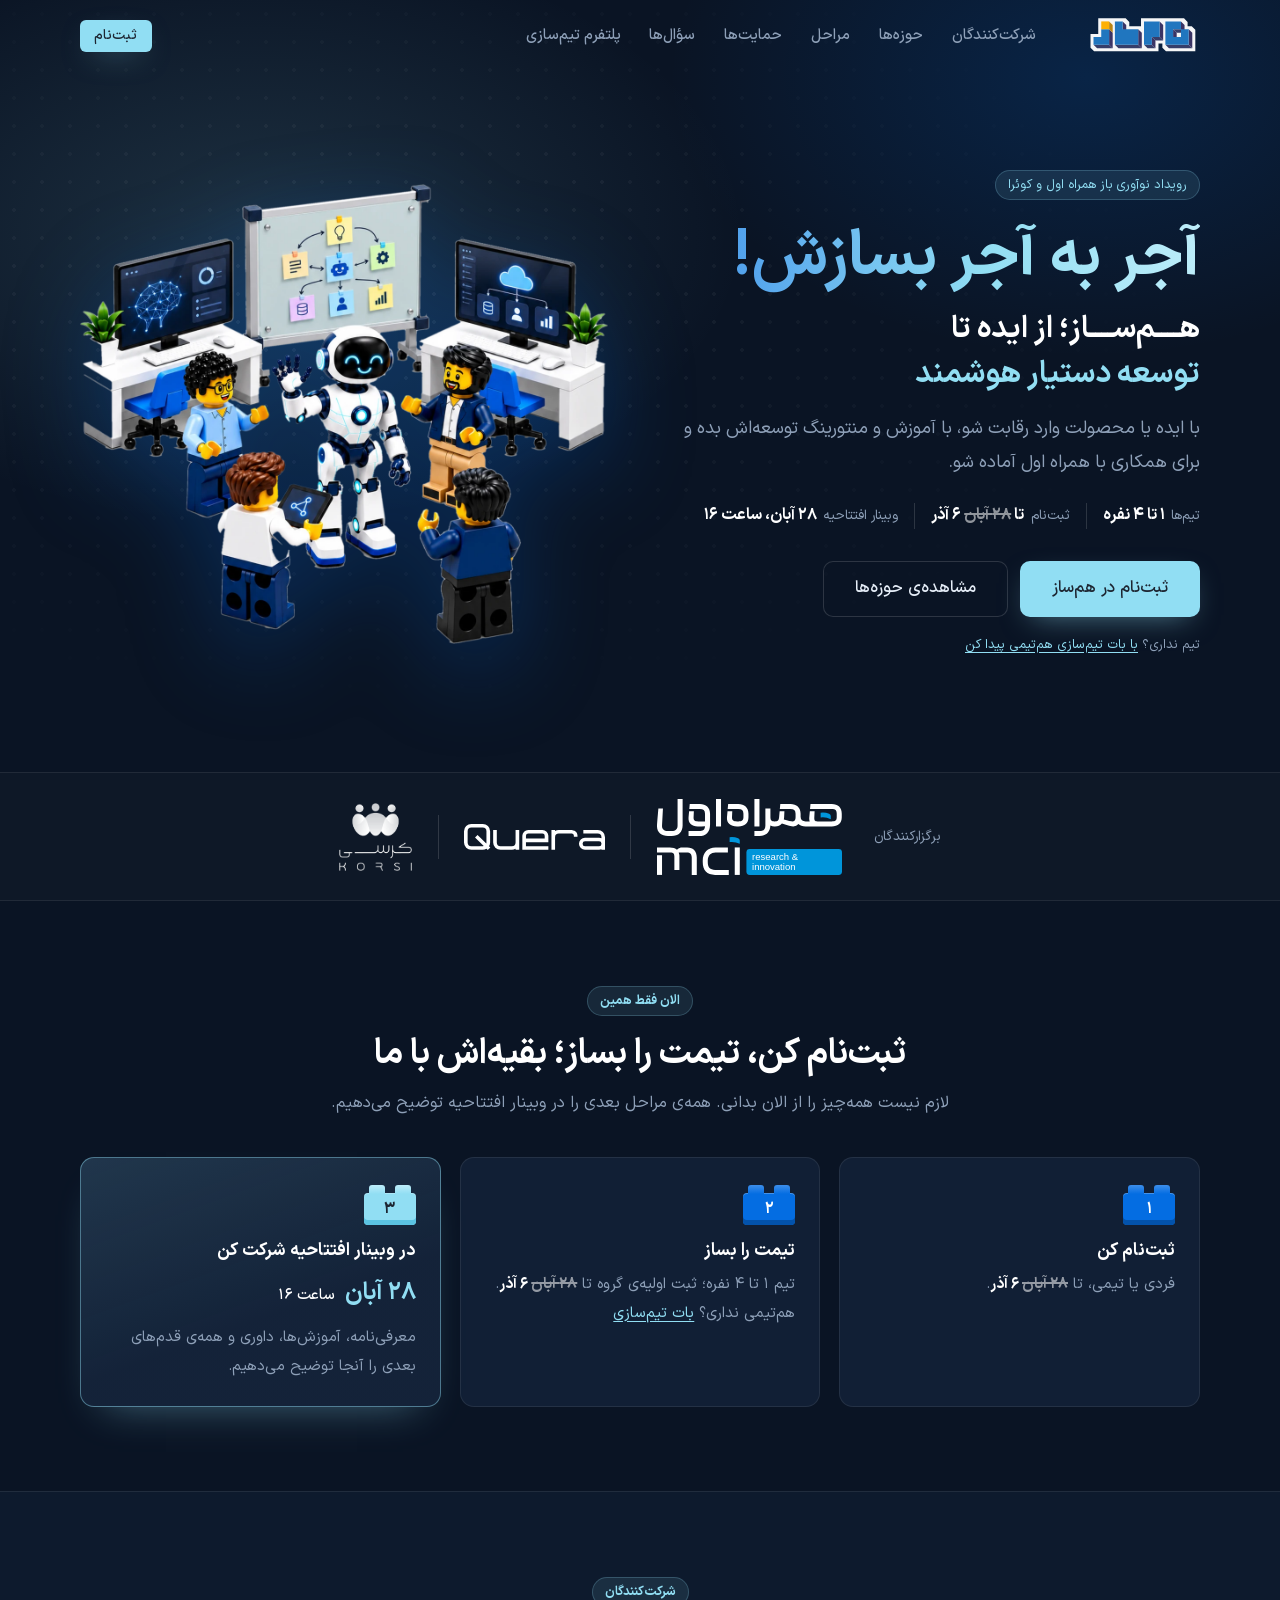
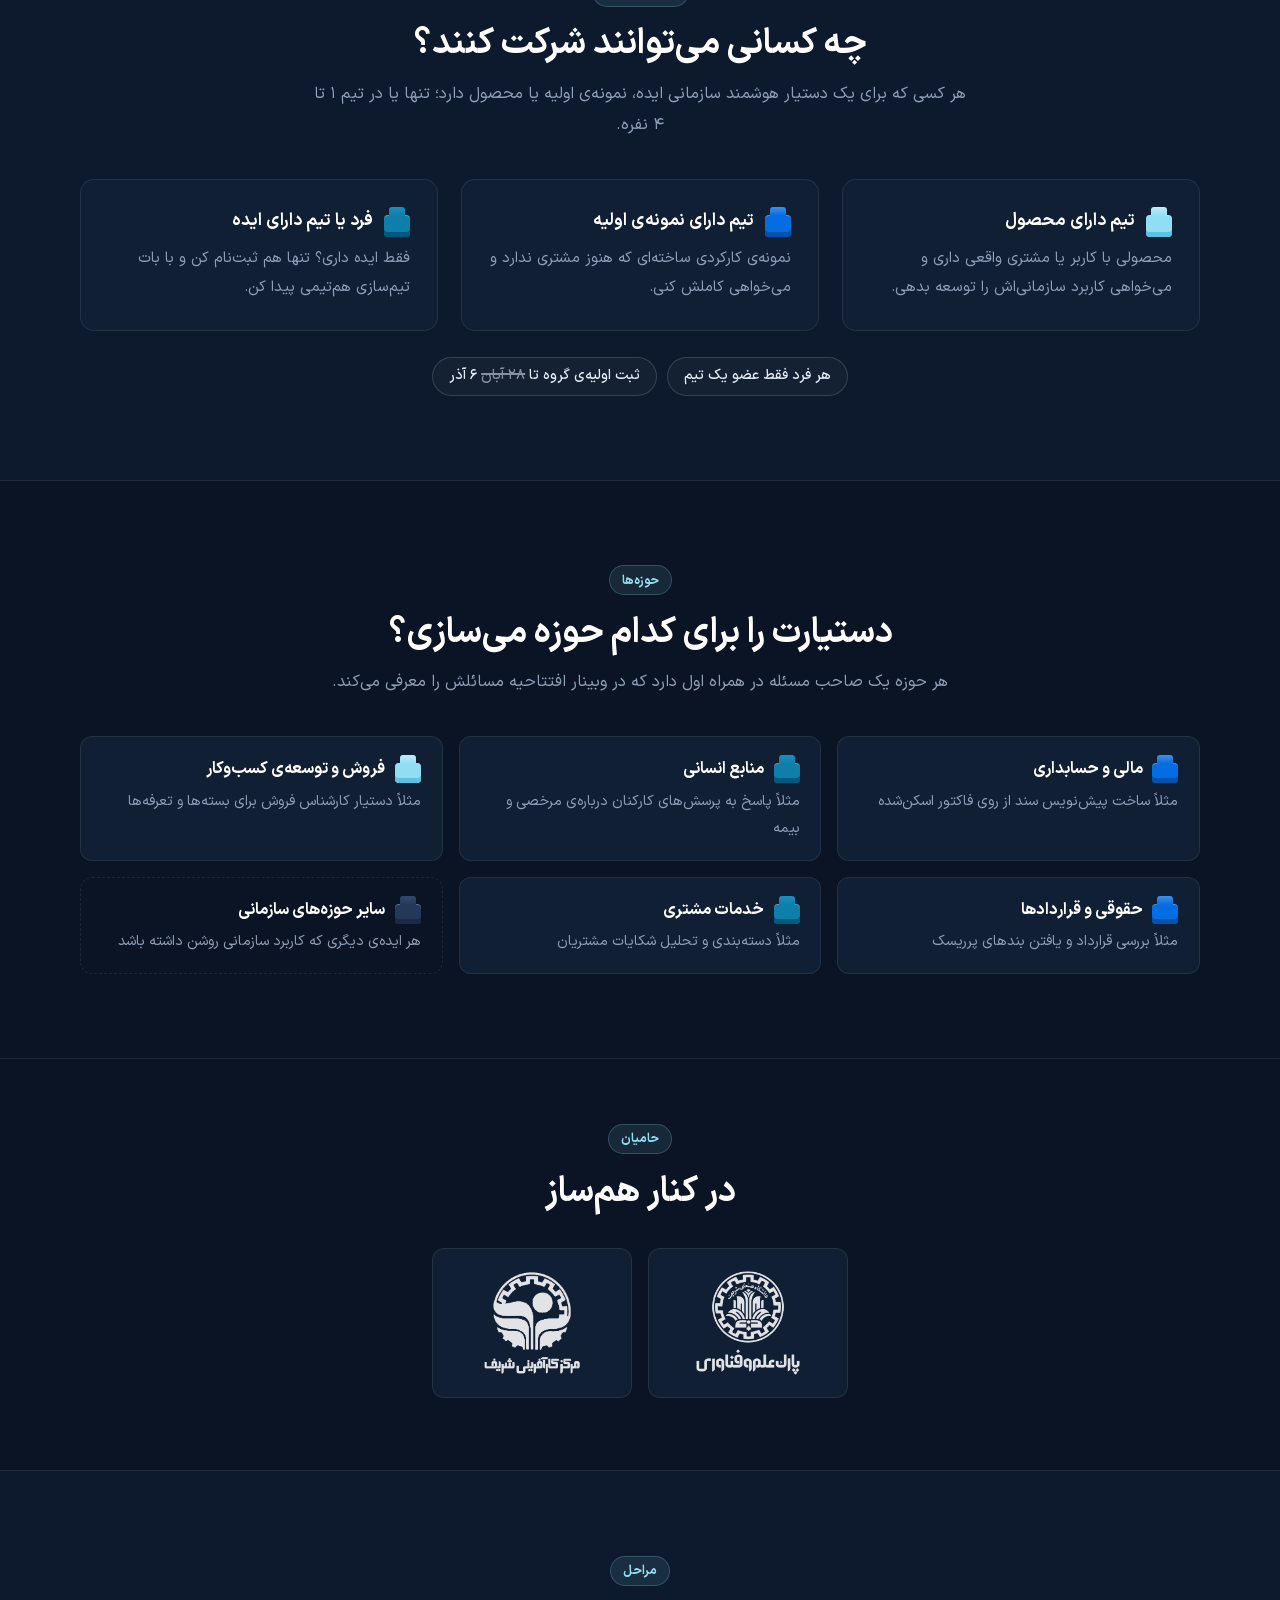
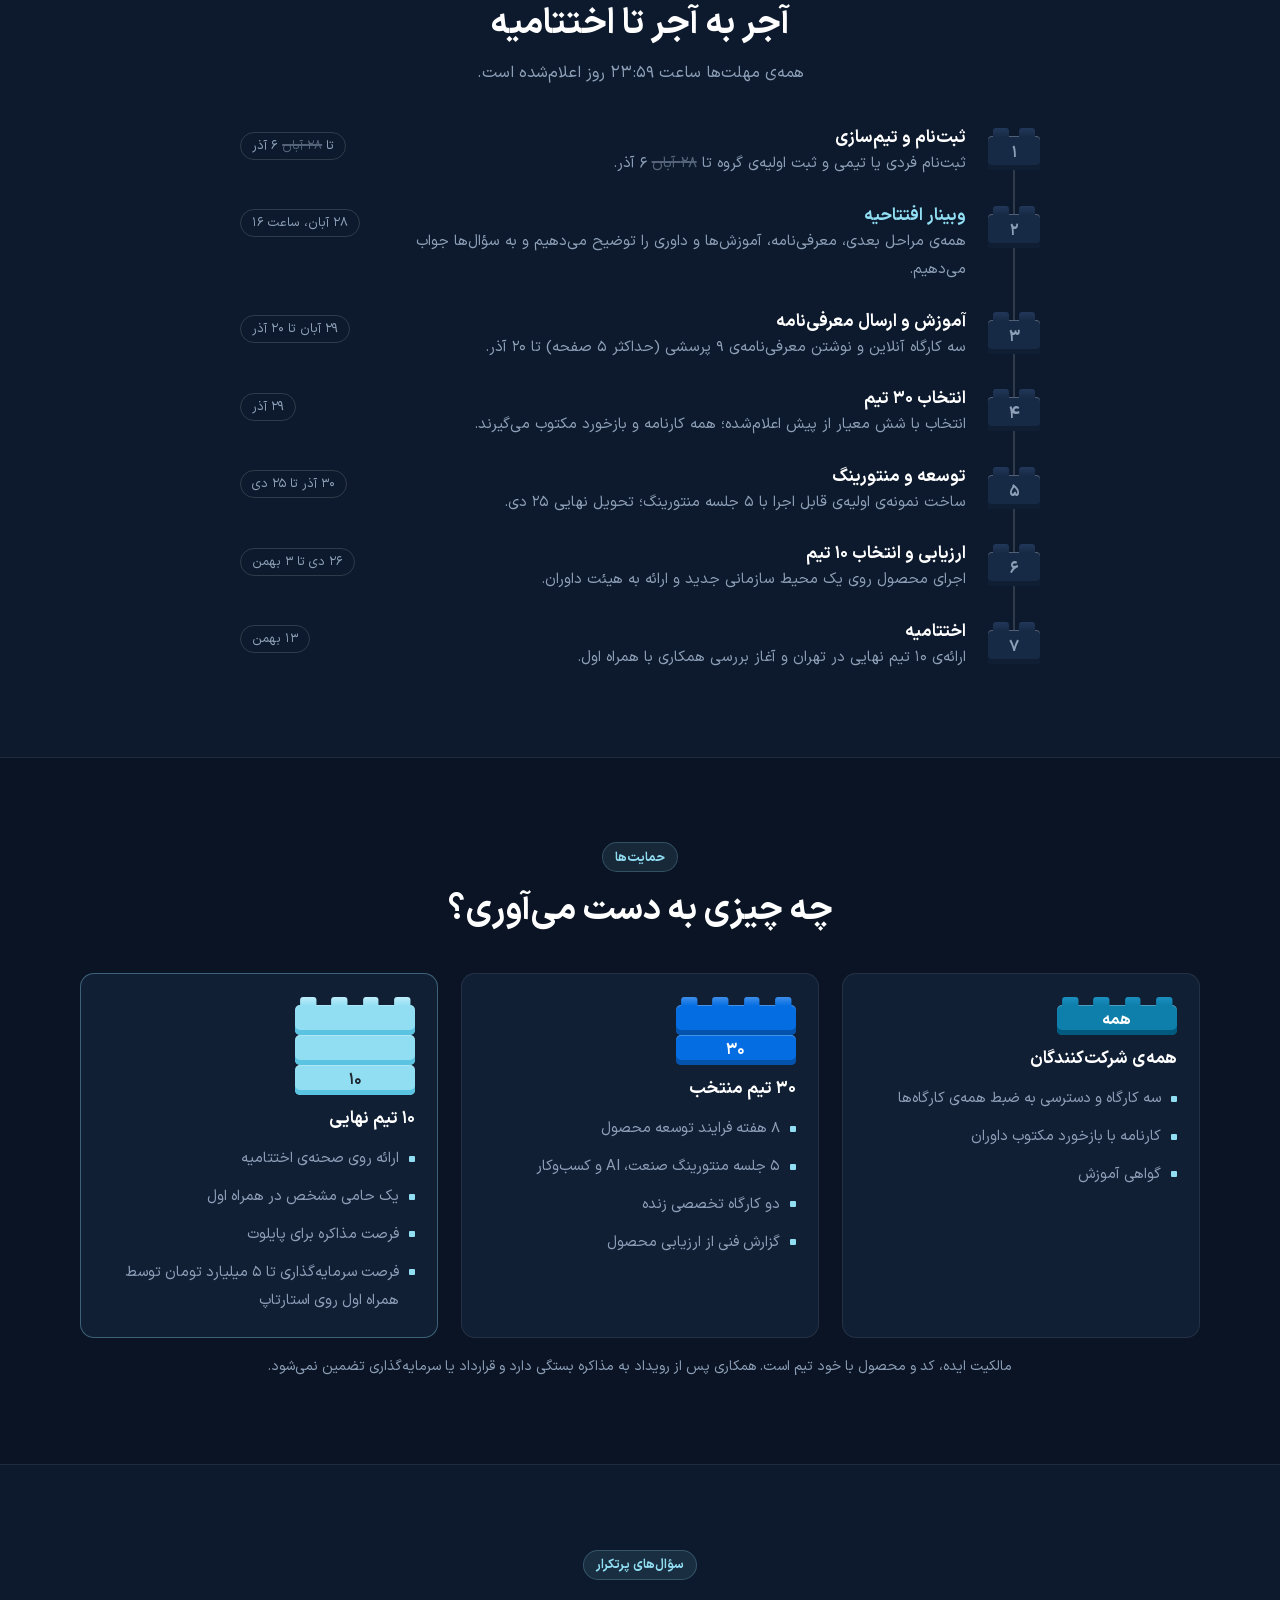
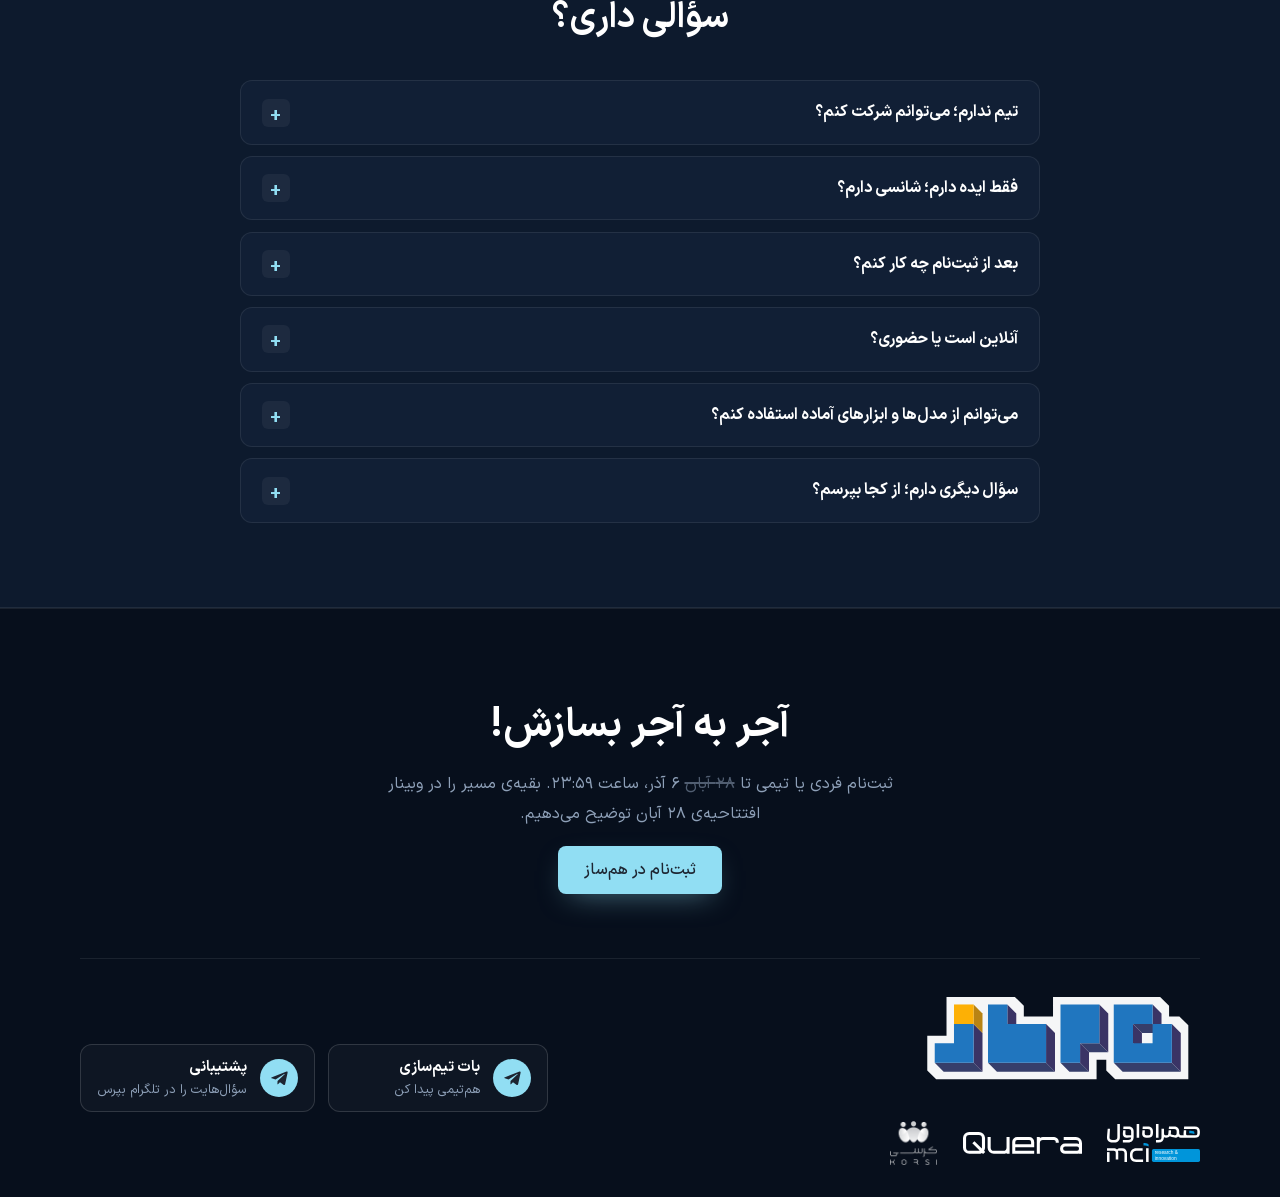
<file: index.html>
<!doctype html>
<html lang="fa" dir="rtl">
<head>
  <meta charset="utf-8">
  <meta name="viewport" content="width=device-width, initial-scale=1">
  <title>هم‌ساز؛ از ایده تا توسعه دستیار هوشمند | مرکز نوآوری همراه اول × کوئرا</title>
  <meta name="description" content="رویداد نوآوری باز مرکز نوآوری همراه اول و کوئرا برای ساخت دستیار هوشمند سازمانی. تیم ۱ تا ۴ نفره؛ ثبت‌نام تا ۶ آذر ۱۴۰۵؛ وبینار افتتاحیه ۲۸ آبان ساعت ۱۶؛ اختتامیه ۱۳ بهمن.">
  <meta property="og:type" content="website">
  <meta property="og:locale" content="fa_IR">
  <meta property="og:site_name" content="هم‌ساز">
  <meta property="og:title" content="هم‌ساز؛ از ایده تا توسعه دستیار هوشمند">
  <meta property="og:description" content="آجر به آجر بسازش! با ایده یا محصولت وارد رقابت شو، با آموزش و منتورینگ توسعه‌اش بده و برای همکاری با همراه اول آماده شو. ثبت‌نام تا ۶ آذر.">
  <meta name="theme-color" content="#0A1424">
  <link rel="icon" href="assets/logos/hamsaz-icon.svg?v=20261119" type="image/svg+xml">
  <link rel="preload" href="assets/fonts/IRANSansX-Regular.woff2" as="font" type="font/woff2" crossorigin>
  <link rel="preload" href="assets/fonts/IRANSansX-Bold.woff2" as="font" type="font/woff2" crossorigin>
  <link rel="stylesheet" href="assets/css/style.css?v=20261119">
</head>
<body>

  <!-- ============ NAV ============ -->
  <header class="nav" id="nav">
    <div class="container nav__inner">
      <a href="#top" class="brand" aria-label="هم‌ساز">
        <img src="assets/logos/hamsaz-logo.svg?v=20261119" alt="هم‌ساز" class="brand__logo" width="812" height="291">
      </a>
      <nav class="nav__links" id="navLinks">
        <a href="#who">شرکت‌کنندگان</a>
        <a href="#tracks">حوزه‌ها</a>
        <a href="#timeline">مراحل</a>
        <a href="#support">حمایت‌ها</a>
        <a href="#faq">سؤال‌ها</a>
        <a href="#" data-link="teamPlatform">پلتفرم تیم‌سازی</a>
        <a href="#" class="btn btn--primary btn--sm nav__cta" data-link="register">ثبت‌نام</a>
      </nav>
      <button class="nav__burger" id="burger" aria-label="منو" aria-expanded="false" aria-controls="navLinks"><span></span><span></span><span></span></button>
      <a href="#" class="btn btn--primary btn--sm nav__cta-mobile" data-link="register">ثبت‌نام</a>
    </div>
  </header>

  <main>
    <!-- ============ HERO ============ -->
    <section class="hero" id="top">
      <div class="container hero__inner">
        <div class="hero__text">
          <span class="label-brick reveal">رویداد نوآوری باز همراه اول و کوئرا</span>
          <p class="hero__slogan reveal">آجر به آجر بسازش!</p>
          <h1 class="hero__title reveal">هــــم‌ســــاز؛ از ایده تا<br><em>توسعه دستیار هوشمند</em></h1>
          <p class="hero__lead reveal">با ایده یا محصولت وارد رقابت شو، با آموزش و منتورینگ توسعه‌اش بده و برای همکاری با همراه اول آماده شو.</p>

          <dl class="key-dates reveal">
            <div><dt>تیم‌ها</dt><dd>۱ تا ۴ نفره</dd></div>
            <div><dt>ثبت‌نام</dt><dd>تا <s class="was">۲۸ آبان</s> ۶ آذر</dd></div>
            <div><dt>وبینار افتتاحیه</dt><dd>۲۸ آبان، ساعت ۱۶</dd></div>
          </dl>

          <div class="hero__actions reveal">
            <a href="#" class="btn btn--primary btn--lg" data-link="register">ثبت‌نام در هم‌ساز</a>
            <a href="#tracks" class="btn btn--ghost btn--lg">مشاهده‌ی حوزه‌ها</a>
          </div>
          <span class="hero__alt reveal">تیم نداری؟ <a href="#" data-link="teamBot">با بات تیم‌سازی هم‌تیمی پیدا کن</a></span>

        </div>

        <!-- تصویر تیم و ربات از پوستر رویداد -->
        <div class="hero__visual reveal">
          <img src="assets/img/hero-team.webp?v=20261119" alt="تیمی از آدمک‌های لگویی در کنار یک ربات هوشمند و تخته‌ی ایده‌ها" class="hero__art" width="1200" height="1046" fetchpriority="high">
        </div>
      </div>
    </section>

    <!-- ============ ORGANIZERS ============ -->
    <section class="orgs" aria-label="برگزارکنندگان">
      <div class="container orgs__inner">
        <span class="orgs__label">برگزارکنندگان</span>
        <div class="partners__logos">
          <img src="assets/logos/mci-ri.svg?v=20261119" alt="مرکز نوآوری همراه اول" class="partners__hamrah">
          <span class="partners__dot"></span>
          <img src="assets/logos/quera.svg?v=20261119" alt="کوئرا" class="partners__quera logo-white">
          <span class="partners__dot"></span>
          <a href="https://korsi.ai/fa" target="_blank" rel="noopener" class="partners__korsi"><img src="assets/logos/korsi.png?v=20261119" alt="کرسی" width="389" height="360"></a>
        </div>
      </div>
    </section>

    <!-- ============ NEXT STEPS / WEBINAR ============ -->
    <section class="section next" id="next">
      <div class="container">
        <div class="section__head reveal">
          <span class="label-brick">الان فقط همین</span>
          <h2>ثبت‌نام کن، تیمت را بساز؛ بقیه‌اش با ما</h2>
          <p>لازم نیست همه‌چیز را از الان بدانی. همه‌ی مراحل بعدی را در وبینار افتتاحیه توضیح می‌دهیم.</p>
        </div>

        <ol class="next__steps">
          <li class="next__step reveal">
            <span class="brick brick--blue next__num" style="--w:2">۱</span>
            <h3>ثبت‌نام کن</h3>
            <p>فردی یا تیمی، تا <b><s class="was">۲۸ آبان</s> ۶ آذر</b>.</p>
          </li>
          <li class="next__step reveal">
            <span class="brick brick--blue next__num" style="--w:2">۲</span>
            <h3>تیمت را بساز</h3>
            <p>تیم ۱ تا ۴ نفره؛ ثبت اولیه‌ی گروه تا <b><s class="was">۲۸ آبان</s> ۶ آذر</b>. هم‌تیمی نداری؟ <a href="#" data-link="teamBot">بات تیم‌سازی</a></p>
          </li>
          <li class="next__step next__step--webinar reveal">
            <span class="brick brick--cyan next__num" style="--w:2">۳</span>
            <h3>در وبینار افتتاحیه شرکت کن</h3>
            <p class="next__when"><b>۲۸ آبان</b><span>ساعت ۱۶</span></p>
            <p>معرفی‌نامه، آموزش‌ها، داوری و همه‌ی قدم‌های بعدی را آنجا توضیح می‌دهیم.</p>
          </li>
        </ol>
      </div>
    </section>

    <!-- ============ WHO ============ -->
    <section class="section section--tint" id="who">
      <div class="container">
        <div class="section__head reveal">
          <span class="label-brick">شرکت‌کنندگان</span>
          <h2>چه کسانی می‌توانند شرکت کنند؟</h2>
          <p>هر کسی که برای یک دستیار هوشمند سازمانی ایده، نمونه‌ی اولیه یا محصول دارد؛ تنها یا در تیم ۱ تا ۴ نفره.</p>
        </div>

        <div class="who-grid swipe">
          <article class="card who reveal">
            <h3><span class="brick brick--cyan" style="--w:1" aria-hidden="true"></span>تیم دارای محصول</h3>
            <p>محصولی با کاربر یا مشتری واقعی داری و می‌خواهی کاربرد سازمانی‌اش را توسعه بدهی.</p>
          </article>
          <article class="card who reveal">
            <h3><span class="brick brick--blue" style="--w:1" aria-hidden="true"></span>تیم دارای نمونه‌ی اولیه</h3>
            <p>نمونه‌ی کارکردی ساخته‌ای که هنوز مشتری ندارد و می‌خواهی کاملش کنی.</p>
          </article>
          <article class="card who reveal">
            <h3><span class="brick brick--teal" style="--w:1" aria-hidden="true"></span>فرد یا تیم دارای ایده</h3>
            <p>فقط ایده داری؟ تنها هم ثبت‌نام کن و با بات تیم‌سازی هم‌تیمی پیدا کن.</p>
          </article>
        </div>

        <ul class="pills reveal">
          <li>هر فرد فقط عضو یک تیم</li>
          <li>ثبت اولیه‌ی گروه تا <s class="was">۲۸ آبان</s> ۶ آذر</li>
        </ul>
      </div>
    </section>

    <!-- ============ TRACKS ============ -->
    <section class="section" id="tracks">
      <div class="container">
        <div class="section__head reveal">
          <span class="label-brick">حوزه‌ها</span>
          <h2>دستیارت را برای کدام حوزه می‌سازی؟</h2>
          <p>هر حوزه یک صاحب مسئله در همراه اول دارد که در وبینار افتتاحیه مسائلش را معرفی می‌کند.</p>
        </div>

        <!-- TODO: پیوند دانلود کارت‌های چالش (PDF) وقتی فایل نهایی آماده شد -->
        <div class="fields">
          <article class="field reveal">
            <h3><span class="brick brick--blue" style="--w:1" aria-hidden="true"></span>مالی و حسابداری</h3>
            <p>مثلاً ساخت پیش‌نویس سند از روی فاکتور اسکن‌شده</p>
          </article>
          <article class="field reveal">
            <h3><span class="brick brick--teal" style="--w:1" aria-hidden="true"></span>منابع انسانی</h3>
            <p>مثلاً پاسخ به پرسش‌های کارکنان درباره‌ی مرخصی و بیمه</p>
          </article>
          <article class="field reveal">
            <h3><span class="brick brick--cyan" style="--w:1" aria-hidden="true"></span>فروش و توسعه‌ی کسب‌وکار</h3>
            <p>مثلاً دستیار کارشناس فروش برای بسته‌ها و تعرفه‌ها</p>
          </article>
          <article class="field reveal">
            <h3><span class="brick brick--blue" style="--w:1" aria-hidden="true"></span>حقوقی و قراردادها</h3>
            <p>مثلاً بررسی قرارداد و یافتن بندهای پرریسک</p>
          </article>
          <article class="field reveal">
            <h3><span class="brick brick--teal" style="--w:1" aria-hidden="true"></span>خدمات مشتری</h3>
            <p>مثلاً دسته‌بندی و تحلیل شکایات مشتریان</p>
          </article>
          <article class="field field--open reveal">
            <h3><span class="brick brick--slate" style="--w:1" aria-hidden="true"></span>سایر حوزه‌های سازمانی</h3>
            <p>هر ایده‌ی دیگری که کاربرد سازمانی روشن داشته باشد</p>
          </article>
        </div>
      </div>
    </section>

    <!-- ============ SPONSORS ============ -->
    <section class="section sponsors" id="sponsors" aria-labelledby="sponsorsTitle">
      <div class="container">
        <div class="section__head reveal">
          <span class="label-brick">حامیان</span>
          <h2 id="sponsorsTitle">در کنار هم‌ساز</h2>
        </div>
        <ul class="sponsors__logos reveal">
          <li><img src="assets/logos/sharif-park.png?v=20261119" alt="پارک علم و فناوری دانشگاه صنعتی شریف" width="358" height="360" loading="lazy"></li>
          <li><img src="assets/logos/sharif-entrepreneurship.png?v=20261119" alt="مرکز کارآفرینی شریف" width="299" height="315" loading="lazy"></li>
        </ul>
      </div>
    </section>

    <!-- ============ TIMELINE ============ -->
    <section class="section section--tint" id="timeline">
      <div class="container container--narrow">
        <div class="section__head reveal">
          <span class="label-brick">مراحل</span>
          <h2>آجر به آجر تا اختتامیه</h2>
          <p>همه‌ی مهلت‌ها ساعت ۲۳:۵۹ روز اعلام‌شده است.</p>
        </div>

        <ol class="timeline" id="timelineList">
          <li class="step reveal">
            <span class="step__num brick brick--blue" style="--w:2">۱</span>
            <div><h3>ثبت‌نام و تیم‌سازی</h3><p>ثبت‌نام فردی یا تیمی و ثبت اولیه‌ی گروه تا <s class="was">۲۸ آبان</s> ۶ آذر.</p></div>
            <time>تا <s class="was">۲۸ آبان</s> ۶ آذر</time>
          </li>
          <li class="step step--webinar reveal">
            <span class="step__num brick brick--cyan" style="--w:2">۲</span>
            <div><h3>وبینار افتتاحیه</h3><p>همه‌ی مراحل بعدی، معرفی‌نامه، آموزش‌ها و داوری را توضیح می‌دهیم و به سؤال‌ها جواب می‌دهیم.</p></div>
            <time>۲۸ آبان، ساعت ۱۶</time>
          </li>
          <li class="step reveal">
            <span class="step__num brick brick--blue" style="--w:2">۳</span>
            <div><h3>آموزش و ارسال معرفی‌نامه</h3><p>سه کارگاه آنلاین و نوشتن معرفی‌نامه‌ی ۹ پرسشی (حداکثر ۵ صفحه) تا ۲۰ آذر.</p></div>
            <time>۲۹ آبان تا ۲۰ آذر</time>
          </li>
          <li class="step reveal">
            <span class="step__num brick brick--blue" style="--w:2">۴</span>
            <div><h3>انتخاب ۳۰ تیم</h3><p>انتخاب با شش معیار از پیش اعلام‌شده؛ همه کارنامه و بازخورد مکتوب می‌گیرند.</p></div>
            <time>۲۹ آذر</time>
          </li>
          <li class="step reveal">
            <span class="step__num brick brick--blue" style="--w:2">۵</span>
            <div><h3>توسعه و منتورینگ</h3><p>ساخت نمونه‌ی اولیه‌ی قابل اجرا با ۵ جلسه منتورینگ؛ تحویل نهایی ۲۵ دی.</p></div>
            <time>۳۰ آذر تا ۲۵ دی</time>
          </li>
          <li class="step reveal">
            <span class="step__num brick brick--blue" style="--w:2">۶</span>
            <div><h3>ارزیابی و انتخاب ۱۰ تیم</h3><p>اجرای محصول روی یک محیط سازمانی جدید و ارائه به هیئت داوران.</p></div>
            <time>۲۶ دی تا ۳ بهمن</time>
          </li>
          <li class="step step--final reveal">
            <span class="step__num brick brick--cyan" style="--w:2">۷</span>
            <div><h3>اختتامیه</h3><p>ارائه‌ی ۱۰ تیم نهایی در تهران و آغاز بررسی همکاری با همراه اول.</p></div>
            <time>۱۳ بهمن</time>
          </li>
        </ol>
      </div>
    </section>

    <!-- ============ SUPPORT ============ -->
    <section class="section" id="support">
      <div class="container">
        <div class="section__head reveal">
          <span class="label-brick">حمایت‌ها</span>
          <h2>چه چیزی به دست می‌آوری؟</h2>
        </div>

        <!-- TODO: جوایز احتمالی و میزان اعتبار ابری و API پس از تصمیم همراه اول -->
        <div class="tiers swipe">
          <div class="tier reveal">
            <div class="tier__stack" aria-hidden="true">
              <span class="brick brick--teal"><em>همه</em></span>
            </div>
            <h3>همه‌ی شرکت‌کنندگان</h3>
            <ul class="tick-list">
              <li>سه کارگاه و دسترسی به ضبط همه‌ی کارگاه‌ها</li>
              <li>کارنامه با بازخورد مکتوب داوران</li>
              <li>گواهی آموزش</li>
            </ul>
          </div>
          <div class="tier reveal">
            <div class="tier__stack" aria-hidden="true">
              <span class="brick brick--blue"></span>
              <span class="brick brick--blue"><em>۳۰</em></span>
            </div>
            <h3>۳۰ تیم منتخب</h3>
            <ul class="tick-list">
              <li>۸ هفته فرایند توسعه محصول</li>
              <li>۵ جلسه منتورینگ صنعت، AI و کسب‌وکار</li>
              <li>دو کارگاه تخصصی زنده</li>
              <li>گزارش فنی از ارزیابی محصول</li>
            </ul>
          </div>
          <div class="tier tier--top reveal">
            <div class="tier__stack" aria-hidden="true">
              <span class="brick brick--cyan"></span>
              <span class="brick brick--cyan"></span>
              <span class="brick brick--cyan"><em>۱۰</em></span>
            </div>
            <h3>۱۰ تیم نهایی</h3>
            <ul class="tick-list">
              <li>ارائه روی صحنه‌ی اختتامیه</li>
              <li>یک حامی مشخص در همراه اول</li>
              <li>فرصت مذاکره برای پایلوت</li>
              <li>فرصت سرمایه‌گذاری تا ۵ میلیارد تومان توسط همراه اول روی استارتاپ</li>
            </ul>
          </div>
        </div>
        <p class="fine reveal">مالکیت ایده، کد و محصول با خود تیم است. همکاری پس از رویداد به مذاکره بستگی دارد و قرارداد یا سرمایه‌گذاری تضمین نمی‌شود.</p>
      </div>
    </section>

    <!-- ============ FAQ ============ -->
    <section class="section section--tint" id="faq">
      <div class="container container--narrow">
        <div class="section__head reveal">
          <span class="label-brick">سؤال‌های پرتکرار</span>
          <h2>سؤالی داری؟</h2>
        </div>

        <div class="faq">
          <details class="qa reveal">
            <summary>تیم ندارم؛ می‌توانم شرکت کنم؟</summary>
            <p>بله. تنها ثبت‌نام کن و با بات تیم‌سازی هم‌تیمی پیدا کن، یا اگر بخواهی تنها ادامه بده.</p>
          </details>
          <details class="qa reveal">
            <summary>فقط ایده دارم؛ شانسی دارم؟</summary>
            <p>بله. ایده، نمونه‌ی اولیه و محصول موجود هر سه پذیرفته می‌شوند و ایده‌ی قوی با شواهد مسئله شانس واقعی دارد.</p>
          </details>
          <details class="qa reveal">
            <summary>بعد از ثبت‌نام چه کار کنم؟</summary>
            <p>فقط تیمت را بساز و ثبت کن. همه‌ی مراحل بعدی (معرفی‌نامه، آموزش‌ها و داوری) را در وبینار افتتاحیه، ۲۸ آبان ساعت ۱۶، توضیح می‌دهیم.</p>
          </details>
          <details class="qa reveal">
            <summary>آنلاین است یا حضوری؟</summary>
            <p>وبینار افتتاحیه (۲۸ آبان، ساعت ۱۶)، آموزش‌ها و ارزیابی معرفی‌نامه آنلاین است. فقط ۱۰ تیم نهایی باید در اختتامیه‌ی تهران حاضر شوند.</p>
          </details>
          <details class="qa reveal">
            <summary>می‌توانم از مدل‌ها و ابزارهای آماده استفاده کنم؟</summary>
            <p>بله، به شرط اینکه در معرفی‌نامه و تحویل نهایی اعلام شوند. فقط استفاده از داده‌ی واقعی مشتریان ممنوع است.</p>
          </details>
          <details class="qa reveal">
            <summary>سؤال دیگری دارم؛ از کجا بپرسم؟</summary>
            <p>در تلگرام از <a href="#" data-link="supportTelegram">پشتیبانی کوئرا</a> بپرس.</p>
          </details>
        </div>
      </div>
    </section>
  </main>

  <!-- ============ FOOTER ============ -->
  <footer class="footer">
    <div class="container">
      <div class="cta reveal">
        <h2>آجر به آجر بسازش!</h2>
        <p>ثبت‌نام فردی یا تیمی تا <s class="was">۲۸ آبان</s> ۶ آذر، ساعت ۲۳:۵۹. بقیه‌ی مسیر را در وبینار افتتاحیه‌ی ۲۸ آبان توضیح می‌دهیم.</p>
        <a href="#" class="btn btn--primary btn--lg" data-link="register">ثبت‌نام در هم‌ساز</a>
      </div>
      <div class="footer__grid">
        <div>
          <a href="#top" class="brand">
            <img src="assets/logos/hamsaz-logo.svg?v=20261119" alt="هم‌ساز" class="brand__logo" width="812" height="291">
          </a>
          <div class="footer__orgs">
            <a href="https://hamrah.academy/" target="_blank" rel="noopener"><img src="assets/logos/mci-ri.svg?v=20261119" alt="مرکز نوآوری همراه اول"></a>
            <a href="https://quera.org/" target="_blank" rel="noopener"><img src="assets/logos/quera.svg?v=20261119" alt="کوئرا" class="logo-white"></a>
            <a href="https://korsi.ai/fa" target="_blank" rel="noopener" class="footer__korsi"><img src="assets/logos/korsi.png?v=20261119" alt="کرسی" width="389" height="360"></a>
          </div>
        </div>
        <div class="footer__tg">
          <a href="#" class="tg-link" data-link="teamBot">
            <span class="tg-link__icon" aria-hidden="true"><svg viewBox="0 0 24 24"><path d="M9.04 15.47 8.9 19.5c.47 0 .67-.2.91-.44l2.18-2.09 4.52 3.31c.83.46 1.42.22 1.64-.77l2.97-13.93c.27-1.23-.44-1.71-1.25-1.41L2.4 10.97c-1.2.47-1.18 1.14-.2 1.44l4.46 1.39 10.35-6.53c.49-.32.93-.14.56.18z"/></svg></span>
            <span class="tg-link__text"><b>بات تیم‌سازی</b><small>هم‌تیمی پیدا کن</small></span>
          </a>
          <a href="#" class="tg-link" data-link="supportTelegram">
            <span class="tg-link__icon" aria-hidden="true"><svg viewBox="0 0 24 24"><path d="M9.04 15.47 8.9 19.5c.47 0 .67-.2.91-.44l2.18-2.09 4.52 3.31c.83.46 1.42.22 1.64-.77l2.97-13.93c.27-1.23-.44-1.71-1.25-1.41L2.4 10.97c-1.2.47-1.18 1.14-.2 1.44l4.46 1.39 10.35-6.53c.49-.32.93-.14.56.18z"/></svg></span>
            <span class="tg-link__text"><b>پشتیبانی</b><small>سؤال‌هایت را در تلگرام بپرس</small></span>
          </a>
        </div>
      </div>
    </div>
  </footer>

  <!-- دکمه‌ی ثابت ثبت‌نام در موبایل -->
  <div class="sticky-cta" id="stickyCta" hidden>
    <a href="#" class="btn btn--primary btn--block" data-link="register">ثبت‌نام در هم‌ساز · تا <s class="was">۲۸ آبان</s> ۶ آذر</a>
  </div>

  <script src="assets/js/main.js?v=20261119"></script>
</body>
</html>
</file>
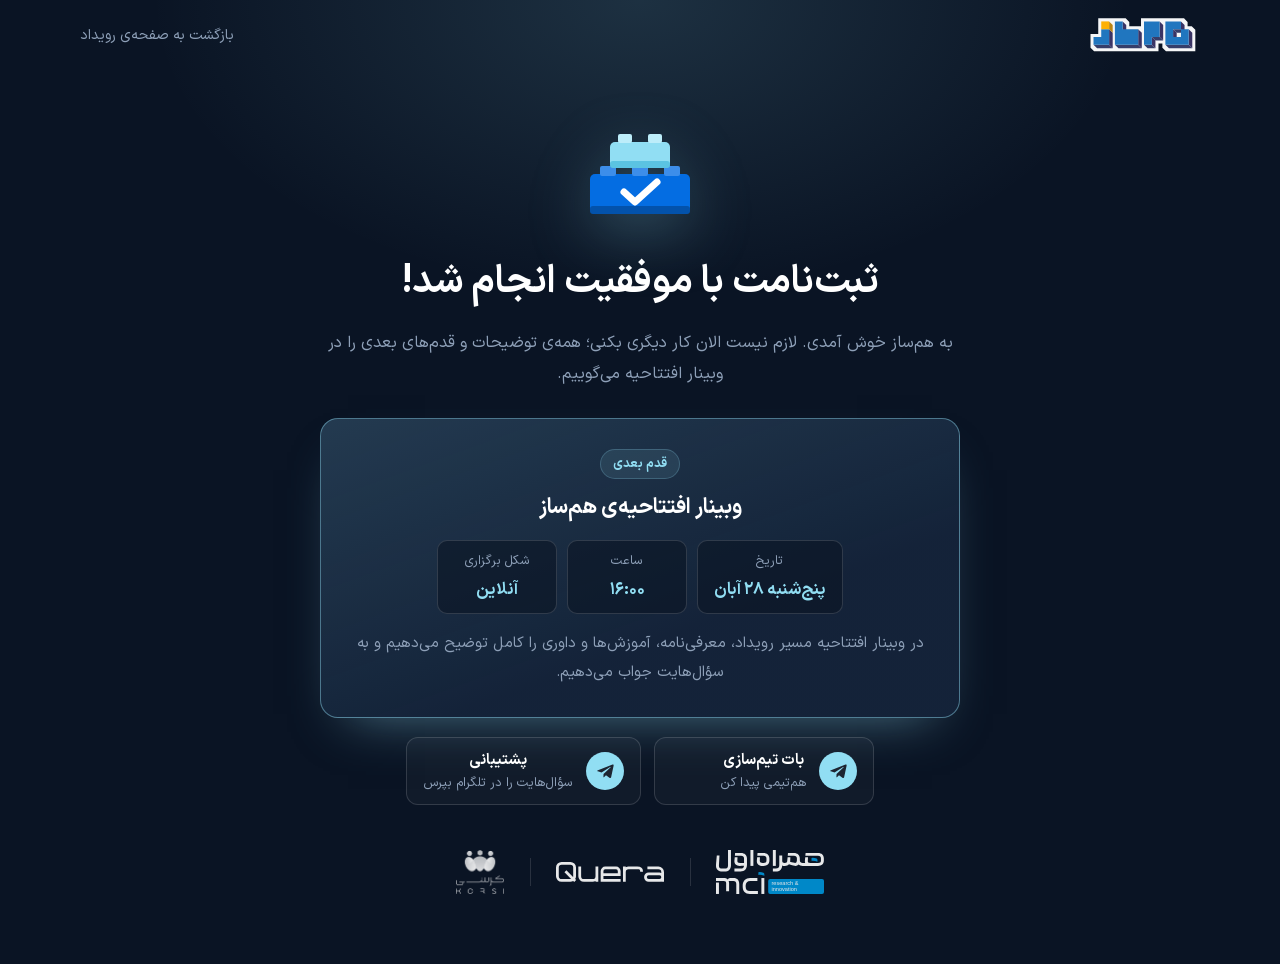
<file: success.html>
<!doctype html>
<html lang="fa" dir="rtl">
<head>
  <meta charset="utf-8">
  <meta name="viewport" content="width=device-width, initial-scale=1">
  <title>ثبت‌نامت انجام شد | هم‌ساز</title>
  <meta name="robots" content="noindex">
  <meta name="theme-color" content="#0A1424">
  <link rel="icon" href="assets/logos/hamsaz-icon.svg?v=20261119" type="image/svg+xml">
  <link rel="preload" href="assets/fonts/IRANSansX-Regular.woff2" as="font" type="font/woff2" crossorigin>
  <link rel="preload" href="assets/fonts/IRANSansX-Bold.woff2" as="font" type="font/woff2" crossorigin>
  <link rel="stylesheet" href="assets/css/style.css?v=20261119">
</head>
<body class="done-page">

  <header class="nav is-scrolled" id="nav">
    <div class="container nav__inner done__nav">
      <a href="./" class="brand" aria-label="هم‌ساز">
        <img src="assets/logos/hamsaz-logo.svg?v=20261119" alt="هم‌ساز" class="brand__logo" width="812" height="291">
      </a>
      <a href="./" class="done__back">بازگشت به صفحه‌ی رویداد</a>
    </div>
  </header>

  <main class="done">
    <div class="container done__inner">
      <div class="done__badge" aria-hidden="true">
        <svg viewBox="0 0 120 96">
          <!-- two stacked bricks with a check -->
          <rect x="10" y="44" width="100" height="40" rx="5" fill="#046DE2"/>
          <rect x="10" y="76" width="100" height="8" rx="3" fill="#0352AB"/>
          <rect x="20" y="36" width="16" height="10" rx="2" fill="#3D8EEA"/>
          <rect x="52" y="36" width="16" height="10" rx="2" fill="#3D8EEA"/>
          <rect x="84" y="36" width="16" height="10" rx="2" fill="#3D8EEA"/>
          <rect x="30" y="12" width="60" height="26" rx="5" fill="#91DEF3"/>
          <rect x="30" y="31" width="60" height="7" rx="3" fill="#5BC3E2"/>
          <rect x="38" y="4" width="14" height="9" rx="2" fill="#BDEDFA"/>
          <rect x="68" y="4" width="14" height="9" rx="2" fill="#BDEDFA"/>
          <path d="M44 62 l11 10 l22 -20" fill="none" stroke="#fff" stroke-width="7" stroke-linecap="round" stroke-linejoin="round"/>
        </svg>
      </div>

      <h1 class="done__title">ثبت‌نامت با موفقیت انجام شد!</h1>
      <p class="done__lead">به هم‌ساز خوش آمدی. لازم نیست الان کار دیگری بکنی؛ همه‌ی توضیحات و قدم‌های بعدی را در وبینار افتتاحیه می‌گوییم.</p>

      <section class="webinar" aria-label="وبینار افتتاحیه">
        <span class="label-brick">قدم بعدی</span>
        <h2>وبینار افتتاحیه‌ی هم‌ساز</h2>
        <dl class="webinar__when">
          <div><dt>تاریخ</dt><dd>پنج‌شنبه ۲۸ آبان</dd></div>
          <div><dt>ساعت</dt><dd>۱۶:۰۰</dd></div>
          <div><dt>شکل برگزاری</dt><dd>آنلاین</dd></div>
        </dl>
        <p>در وبینار افتتاحیه مسیر رویداد، معرفی‌نامه، آموزش‌ها و داوری را کامل توضیح می‌دهیم و به سؤال‌هایت جواب می‌دهیم.</p>
      </section>

      <div class="footer__tg done__links">
        <a href="#" class="tg-link" data-link="teamBot">
          <span class="tg-link__icon" aria-hidden="true"><svg viewBox="0 0 24 24"><path d="M9.04 15.47 8.9 19.5c.47 0 .67-.2.91-.44l2.18-2.09 4.52 3.31c.83.46 1.42.22 1.64-.77l2.97-13.93c.27-1.23-.44-1.71-1.25-1.41L2.4 10.97c-1.2.47-1.18 1.14-.2 1.44l4.46 1.39 10.35-6.53c.49-.32.93-.14.56.18z"/></svg></span>
          <span class="tg-link__text"><b>بات تیم‌سازی</b><small>هم‌تیمی پیدا کن</small></span>
        </a>
        <a href="#" class="tg-link" data-link="supportTelegram">
          <span class="tg-link__icon" aria-hidden="true"><svg viewBox="0 0 24 24"><path d="M9.04 15.47 8.9 19.5c.47 0 .67-.2.91-.44l2.18-2.09 4.52 3.31c.83.46 1.42.22 1.64-.77l2.97-13.93c.27-1.23-.44-1.71-1.25-1.41L2.4 10.97c-1.2.47-1.18 1.14-.2 1.44l4.46 1.39 10.35-6.53c.49-.32.93-.14.56.18z"/></svg></span>
          <span class="tg-link__text"><b>پشتیبانی</b><small>سؤال‌هایت را در تلگرام بپرس</small></span>
        </a>
      </div>

      <div class="done__orgs">
        <img src="assets/logos/mci-ri.svg?v=20261119" alt="مرکز نوآوری همراه اول">
        <span aria-hidden="true"></span>
        <img src="assets/logos/quera.svg?v=20261119" alt="کوئرا" class="logo-white">
        <span aria-hidden="true"></span>
        <a href="https://korsi.ai/fa" target="_blank" rel="noopener" class="done__korsi"><img src="assets/logos/korsi.png?v=20261119" alt="کرسی" width="389" height="360"></a>
      </div>
    </div>
  </main>

  <script src="assets/js/main.js?v=20261119"></script>
</body>
</html>
</file>
<file: assets/css/style.css>
/* =========================================================
   هم‌ساز — رویداد استارتاپی کوئرا × همراه اول
   تم: تیره، با رنگ‌های کوئرا و آجرهای لگو
   ========================================================= */

:root {
  /* brand */
  --cyan: #91DEF3;      /* کوئرا — برند ۲۰۰ (رنگ اصلی تم دارک) */
  --cyan-d: #5BC3E2;
  --cyan-l: #BDEDFA;
  --teal: #0E7EAA;      /* کوئرا — برند ۵۰۰ */
  --teal-d: #005A80;
  --teal-l: #1B8FBF;
  --blue: #046DE2;      /* همراه اول */
  --blue-d: #0352AB;
  --blue-l: #3D8EEA;

  /* dark surfaces */
  --bg: #0A1424;
  --bg-2: #0D1A2D;
  --surface: #111F35;
  --surface-2: #172A45;
  --line: rgba(255, 255, 255, .08);
  --line-2: rgba(255, 255, 255, .14);
  --text: #E6EEF8;
  --muted: #8EA0B8;
  --ink: #1D2531;       /* متن روی دکمه‌ی برند در تم دارک */
  --danger: #FF6B7A;

  --radius: 14px;
  --gutter: clamp(20px, 6.25vw, 80px); /* فاصله‌ی محتوا از لبه‌ی صفحه */
  --ease: cubic-bezier(.2, .8, .2, 1);

  /* one stud, used as a mask tile (26px wide) */
  --stud: url("data:image/svg+xml,%3Csvg xmlns='http://www.w3.org/2000/svg' width='26' height='9'%3E%3Crect x='5' y='0' width='16' height='12' rx='3'/%3E%3C/svg%3E");
}

/* IRANSansX — فونت رسمی کوئرا */
@font-face { font-family: "IRANSansX"; src: url("../fonts/IRANSansX-Light.woff2") format("woff2"); font-weight: 300; font-display: swap; }
@font-face { font-family: "IRANSansX"; src: url("../fonts/IRANSansX-Regular.woff2") format("woff2"); font-weight: 400; font-display: swap; }
@font-face { font-family: "IRANSansX"; src: url("../fonts/IRANSansX-Medium.woff2") format("woff2"); font-weight: 500; font-display: swap; }
@font-face { font-family: "IRANSansX"; src: url("../fonts/IRANSansX-Bold.woff2") format("woff2"); font-weight: 700; font-display: swap; }

*, *::before, *::after { box-sizing: border-box; }
html { scroll-behavior: smooth; scroll-padding-top: 80px; overflow-x: clip; color-scheme: dark; }
body {
  margin: 0;
  font-family: "IRANSansX", Tahoma, sans-serif;
  color: var(--text);
  background: var(--bg);
  line-height: 1.9;
  overflow-x: clip;
  -webkit-font-smoothing: antialiased;
}
img { max-width: 100%; display: block; }
a { color: inherit; text-decoration: none; }
h1, h2, h3 { margin: 0; line-height: 1.35; color: #fff; }
p { margin: 0; }
ul, ol, dl, dd { margin: 0; padding: 0; list-style: none; }
b { color: #fff; }
[hidden] { display: none !important; }
::selection { background: var(--cyan); color: var(--ink); }

.container { width: min(1200px, 100% - 2 * var(--gutter)); margin-inline: auto; }
.container--narrow { width: min(800px, 100% - 2 * var(--gutter)); }

/* logos are dark/colored artwork; show them as white on the dark theme */
.logo-white { filter: brightness(0) invert(1); }

/* ---------- brick ---------- */
.brick {
  --c: var(--blue); --d: var(--blue-d); --l: var(--blue-l); --fg: #fff;
  --w: 2;
  position: relative; display: inline-grid; place-items: center;
  width: calc(var(--w) * 26px); height: 24px; margin-top: 9px;
  background: var(--c); color: var(--fg); font-weight: 700; line-height: 1;
  border-radius: 4px;
  box-shadow: inset 0 -5px 0 var(--d), inset 0 1px 0 rgba(255, 255, 255, .25);
}
.brick::before {
  content: ""; position: absolute; left: 0; right: 0; top: -8px; height: 9px;
  background: linear-gradient(var(--l), var(--c));
  -webkit-mask: var(--stud) 0 0 / 26px 9px space no-repeat;
  mask: var(--stud) 0 0 / 26px 9px space no-repeat;
}
.brick--cyan { --c: var(--cyan); --d: var(--cyan-d); --l: var(--cyan-l); --fg: var(--ink); }
.brick--teal { --c: var(--teal); --d: var(--teal-d); --l: var(--teal-l); }
.brick--slate { --c: #24395A; --d: #1A2B45; --l: #304A70; --fg: var(--text); }

.brick-stack { display: inline-grid; justify-items: start; }
.brick-stack .brick:first-child { z-index: 1; }
.brick-stack .brick + .brick { margin-top: 0; }

.label-brick {
  display: inline-block; padding: .2rem .75rem; font-size: .8rem; font-weight: 700; line-height: 1.7;
  background: rgba(145, 222, 243, .1); color: var(--cyan); border: 1px solid rgba(145, 222, 243, .22); border-radius: 999px;
}

/* ---------- buttons ----------
   ارتفاع‌ها مضرب ۸: کوچک ۳۲، معمولی ۴۰، بزرگ ۴۸ پیکسل */
.btn {
  --c: var(--surface-2); --fg: var(--text);
  display: inline-flex; align-items: center; justify-content: center; gap: .5rem;
  height: 40px; padding: 0 1.25rem; margin: 0;
  font: inherit; font-size: .95rem; font-weight: 500; line-height: 1; color: var(--fg); background: var(--c);
  border: 0; border-radius: 8px; cursor: pointer; white-space: nowrap;
  transition: transform .2s var(--ease), box-shadow .2s var(--ease), filter .2s, background .2s;
}
.btn:hover { transform: translateY(-1px); filter: brightness(1.08); }
.btn:active { transform: translateY(0); filter: brightness(.96); }
.btn:focus-visible { outline: 2px solid var(--cyan); outline-offset: 3px; }
.btn--primary { --c: var(--cyan); --fg: var(--ink); box-shadow: 0 10px 30px -12px rgba(145, 222, 243, .55); }
.btn--primary:hover { box-shadow: 0 14px 34px -12px rgba(145, 222, 243, .7); }
.btn--ghost { --c: transparent; box-shadow: inset 0 0 0 1px var(--line-2); }
.btn--ghost:hover { --c: rgba(255, 255, 255, .05); }
.btn--sm { height: 32px; padding: 0 .9rem; font-size: .88rem; border-radius: 6px; }
.btn--lg { height: 48px; padding: 0 1.6rem; font-size: 1rem; }
.btn--block { width: 100%; }

/* ---------- nav ---------- */
.nav { position: fixed; inset: 0 0 auto 0; z-index: 50; padding: 16px 0; transition: background .25s, box-shadow .25s, padding .25s; }
.nav.is-scrolled { background: rgba(10, 20, 36, .85); backdrop-filter: blur(14px); box-shadow: 0 1px 0 var(--line); padding: 8px 0; }
.nav__inner { display: flex; align-items: center; justify-content: space-between; gap: 1rem; }
.brand { display: inline-flex; align-items: center; gap: .55rem; }
.brand__logo { height: 40px; width: auto; }
.nav__links { display: flex; align-items: center; justify-content: flex-start; gap: .2rem; flex: 1; margin-inline-start: 1.5rem; }
.nav__links a:not(.btn) { font-weight: 500; font-size: .95rem; padding: .35rem .8rem; border-radius: 6px; color: var(--muted); transition: color .2s, background .2s; }
.nav__links a:not(.btn):hover { color: #fff; background: rgba(255, 255, 255, .05); }
.nav__cta { margin-inline-start: auto; }
.nav__burger { display: none; width: 44px; height: 44px; padding: 11px; background: none; border: 0; cursor: pointer; }
.nav__burger span { display: block; height: 2px; background: var(--text); border-radius: 2px; margin: 5px 0; }
.nav__cta-mobile { display: none; }

/* ---------- hero ---------- */
.hero {
  position: relative; padding: 104px 0 48px; overflow: hidden;
  /* هیرو تا پایین نمای اول کشیده می‌شود تا نوار برگزارکنندگان درست زیر آن، در لبه‌ی پایین صفحه، دیده شود */
  min-height: calc(100svh - var(--orgs-h, 128px)); display: flex; flex-direction: column; justify-content: center;
  background:
    radial-gradient(700px 420px at 20% 30%, rgba(145, 222, 243, .14), transparent 70%),
    radial-gradient(600px 400px at 85% 10%, rgba(4, 109, 226, .18), transparent 70%),
    var(--bg);
}
.hero::before {
  /* faint baseplate studs */
  content: ""; position: absolute; inset: 0; pointer-events: none;
  background-image: radial-gradient(rgba(255, 255, 255, .06) 1.6px, transparent 2px);
  background-size: 28px 28px;
  mask-image: radial-gradient(ellipse at 30% 40%, #000 10%, transparent 65%);
  -webkit-mask-image: radial-gradient(ellipse at 30% 40%, #000 10%, transparent 65%);
}
.hero__inner { position: relative; display: grid; grid-template-columns: max-content minmax(0, 1fr); gap: 3rem; align-items: center; }
.hero__title {
  font-size: clamp(1.35rem, 2.6vw, 1.9rem); font-weight: 700; line-height: 1.5; white-space: nowrap;
  margin: .5rem 0 .9rem; color: #fff;
}
.hero .label-brick { font-weight: 400; }
.hero__slogan {
  font-size: clamp(2.5rem, 5.6vw, 3.9rem); font-weight: 700; line-height: 1.3; white-space: nowrap; margin-top: 1.1rem;
  background: linear-gradient(270deg, var(--cyan-l) 0%, var(--cyan) 40%, var(--blue-l) 100%);
  -webkit-background-clip: text; background-clip: text; -webkit-text-fill-color: transparent;
}
.hero__title em { font-style: normal; color: var(--cyan); }
.hero__alt { display: inline-block; margin-top: 1rem; color: var(--muted); font-size: 13px; }
.hero__alt a { color: var(--cyan); text-decoration: underline; text-underline-offset: 4px; }
.hero__lead { font-size: 1.125rem; color: var(--muted); max-width: 34rem; }
.hero__actions { display: flex; flex-wrap: wrap; gap: .75rem; margin-top: 2rem; }
.orgs { border-block: 1px solid var(--line); background: rgba(255, 255, 255, .015); }
.orgs__inner { display: flex; flex-wrap: wrap; align-items: center; justify-content: center; gap: .8rem 2rem; padding-block: 1.6rem; }
.orgs__label { color: var(--muted); font-size: .85rem; }
.partners__logos { display: flex; align-items: center; gap: 1.6rem; }
.partners__quera { height: 26px; width: auto; }
.partners__hamrah { height: 76px; width: auto; }
.partners__korsi img { display: block; height: 68px; width: auto; transition: opacity .2s; }
.partners__korsi:hover img { opacity: .8; }
.partners__dot { width: 1px; height: 44px; background: var(--line-2); }

.hero__visual { display: grid; place-items: center end; } /* در RTL یعنی چسبیده به لبه‌ی چپ گرید */
.hero__art { display: block; width: 100%; max-width: 620px; height: auto; filter: drop-shadow(0 26px 44px rgba(4, 109, 226, .28)); }

/* ---------- sections ---------- */
.section { padding: 84px 0; }
.section--tint { background: var(--bg-2); border-block: 1px solid var(--line); }
.section__head { text-align: center; max-width: 660px; margin: 0 auto 2.4rem; }
.section__head h2 { font-size: clamp(1.5rem, 3.4vw, 2.2rem); font-weight: 700; margin: .9rem 0 .6rem; }
.section__head p { color: var(--muted); font-size: 1.02rem; }

.card {
  background: var(--surface); border: 1px solid var(--line); border-radius: var(--radius); padding: 1.7rem;
  transition: transform .25s var(--ease), border-color .25s, background .25s;
}
.card:hover { transform: translateY(-3px); border-color: rgba(145, 222, 243, .35); background: var(--surface-2); }

/* about */
.features { display: grid; grid-template-columns: repeat(5, 1fr); gap: 1.5rem; text-align: center; }
.features li { display: grid; justify-items: center; gap: .1rem; }
.features .brick { margin-bottom: .6rem; }
.features b { font-weight: 700; }
.features small { color: var(--muted); font-size: .88rem; }

/* tracks */
.tracks { display: grid; grid-template-columns: repeat(3, 1fr); gap: 1.2rem; }
.track h3 { font-size: 1.1rem; font-weight: 700; margin: 1rem 0 .4rem; display: flex; flex-wrap: wrap; align-items: baseline; gap: .5rem; }
.track h3 small { font-size: .75rem; font-weight: 500; color: var(--cyan); direction: ltr; letter-spacing: .3px; }
.track p { color: var(--muted); font-size: .93rem; }
.track--open { border-style: dashed; border-color: var(--line-2); background: transparent; }

/* timeline */
.timeline { position: relative; --p: 0; }
.timeline::before, .timeline::after {
  content: ""; position: absolute; right: 26px; width: 2px; margin-right: -1px; top: 24px;
}
.timeline::before { bottom: 24px; background: var(--line-2); }
.timeline::after { height: calc(var(--p) * (100% - 48px)); background: linear-gradient(var(--teal), var(--cyan)); box-shadow: 0 0 12px rgba(145, 222, 243, .5); transition: height .1s linear; }
.step { position: relative; display: grid; grid-template-columns: 52px 1fr auto; gap: 1.4rem; align-items: start; padding-bottom: 1.6rem; }
.step:last-child { padding-bottom: 0; }
.step__num { --w: 2; height: 34px; font-size: 1rem; z-index: 1; transition: background .3s, color .3s; }
.step:not(.is-active) .step__num { --c: var(--surface-2); --d: #0F1E33; --l: #22385A; --fg: var(--muted); }
.step h3 { font-size: 1.08rem; font-weight: 700; }
.step p { color: var(--muted); font-size: .94rem; }
.step time { font-size: .8rem; color: var(--muted); border: 1px solid var(--line-2); padding: .05rem .7rem; border-radius: 999px; white-space: nowrap; margin-top: .3rem; }


/* faq */
.faq { display: grid; gap: .7rem; }
.qa { background: var(--surface); border: 1px solid var(--line); border-radius: 12px; transition: border-color .2s; }
.qa[open] { border-color: rgba(145, 222, 243, .3); }
.qa summary {
  list-style: none; cursor: pointer; padding: 1rem 1.3rem; font-weight: 700; color: #fff;
  display: flex; justify-content: space-between; align-items: center; gap: 1rem;
}
.qa summary::-webkit-details-marker { display: none; }
.qa summary::after {
  content: "+"; flex: none; width: 28px; height: 28px; border-radius: 6px; display: grid; place-items: center;
  background: rgba(255, 255, 255, .05); color: var(--cyan); font-size: 1.2rem; transition: transform .25s var(--ease), background .25s, color .25s;
}
.qa[open] summary::after { transform: rotate(45deg); background: var(--cyan); color: var(--ink); }
.qa p { padding: 0 1.3rem 1.2rem; color: var(--muted); }

/* footer */
.footer { background: #070F1C; padding: 90px 0 2rem; border-top: 1px solid var(--line); }
.cta { text-align: center; display: grid; justify-items: center; gap: 1rem; padding-bottom: 4rem; }
.cta p { color: var(--muted); max-width: 32rem; }
.cta h2 { font-size: clamp(1.7rem, 4vw, 2.5rem); font-weight: 700; }
.footer__orgs { display: flex; align-items: center; gap: 1.6rem; margin-top: 1.2rem; }
.footer__orgs a { transition: opacity .2s; }
.footer__orgs a:hover img { opacity: 1; }
.footer__orgs img { height: 22px; width: auto; }
.footer__orgs a:first-child img { height: 38px; }
.footer__orgs .footer__korsi img { height: 44px; }
.footer .brand { order: 0; }
.footer .brand__logo { height: 100px; }

/* ---------- content blocks added from the event brief ---------- */
.key-dates { display: flex; flex-wrap: wrap; align-items: center; row-gap: .4rem; margin-top: 1.4rem; }
.key-dates > div { display: flex; align-items: baseline; gap: .4rem; padding-inline: 1rem; line-height: 1.6; }
.key-dates > div:first-child { padding-inline-start: 0; }
.key-dates > div + div { border-inline-start: 1px solid var(--line-2); }
.key-dates dt { font-size: .85rem; color: var(--muted); }
.key-dates dd { font-weight: 700; color: #fff; }

.infobar {
  position: relative; display: flex; flex-wrap: wrap; justify-content: center; gap: .6rem 0; margin-top: 3rem;
  background: rgba(17, 31, 53, .7); border: 1px solid var(--line); border-radius: var(--radius); padding: 1rem .6rem;
  backdrop-filter: blur(8px);
}
.infobar li { padding: .2rem 1.1rem; font-weight: 700; font-size: .95rem; color: #fff; }
.infobar li + li { border-inline-start: 1px solid var(--line-2); }

.about-grid { display: grid; grid-template-columns: repeat(3, 1fr); gap: 1.4rem; }
.stage-grid { display: grid; grid-template-columns: 1fr 1fr; gap: 1.4rem; align-items: start; }
.about-grid h3, .stage h3, .res-grid h3 { font-size: 1.2rem; font-weight: 700; margin: 1rem 0 .4rem; }
.about-grid p, .res-grid p { color: var(--muted); }
.subhead { text-align: center; font-size: 1.2rem; font-weight: 700; margin: 3.5rem 0 1.8rem; }

.who-grid { display: grid; grid-template-columns: repeat(3, 1fr); gap: 1.4rem; }
.who { display: grid; gap: 1rem; align-content: start; }
.who h3 { font-size: 1.1rem; font-weight: 700; margin-bottom: .3rem; }
.who p { color: var(--muted); font-size: .95rem; }


.stage { display: grid; align-content: start; justify-items: start; }
.stage__list { display: grid; gap: .3rem; margin-bottom: 1.2rem; color: var(--muted); }
.stage__list li::before {
  content: ""; display: inline-block; width: 6px; height: 6px; border-radius: 1px; background: var(--cyan); margin-inline-end: .6rem; vertical-align: middle;
}
.tick-list li { position: relative; padding-inline-start: 1rem; }
.tick-list li::before {
  content: ""; position: absolute; inset-inline-start: 0; top: .78em; width: 6px; height: 6px; border-radius: 1px; background: var(--cyan);
}
.stage__facts { display: flex; flex-wrap: wrap; gap: .6rem 1.6rem; margin-bottom: 1rem; }
.stage__facts dt { font-size: .78rem; color: var(--muted); }
.stage__facts dd { font-weight: 700; }
.note { text-align: center; color: var(--muted); font-size: .92rem; margin-top: 2rem; }

.eval-grid { display: grid; grid-template-columns: 1fr 1fr; gap: 1.4rem; align-items: start; }
.eval__step {
  display: grid; place-items: center; width: 34px; height: 34px; border-radius: 8px;
  background: rgba(145, 222, 243, .12); color: var(--cyan); font-weight: 700;
}
.eval h3 { font-size: 1.12rem; font-weight: 700; margin: .9rem 0 .7rem; }
.tick-list { display: grid; gap: .35rem; color: var(--muted); font-size: .95rem; }

.res-grid { display: grid; grid-template-columns: repeat(3, 1fr); gap: 1.4rem; }
.chips { display: flex; flex-wrap: wrap; gap: .5rem; }
.chips li { font-size: .86rem; padding: .15rem .75rem; border-radius: 999px; border: 1px solid var(--line-2); color: var(--text); }


.rules__more { text-align: center; margin-top: 1.6rem; }
.rules__more a, .qa a { color: var(--cyan); }

.org-logos { display: flex; justify-content: center; align-items: center; gap: 3rem; margin-bottom: 2.6rem; flex-wrap: wrap; }
.org-logos img:first-child { height: 34px; width: auto; }
.org-logos img:last-child { height: 60px; width: auto; }
.org-logos span { width: 1px; height: 44px; background: var(--line-2); }
.records__intro { text-align: center; color: var(--muted); margin-bottom: 1.2rem; }
.records { display: grid; grid-template-columns: repeat(3, 1fr); gap: 1.4rem; text-align: center; }
.records > div { padding: 1.4rem; border: 1px solid var(--line); border-radius: var(--radius); background: var(--surface); }
.records dt { color: var(--muted); font-size: .92rem; margin-bottom: .3rem; }
.records dd { color: var(--muted); font-size: .9rem; }
.records b { display: block; font-size: 2rem; font-weight: 700; color: var(--cyan); line-height: 1.4; }

.footer__grid { display: grid; grid-template-columns: 2fr 1fr; gap: 2rem; border-top: 1px solid var(--line); padding-top: 2rem; }
.footer__links { display: grid; gap: .5rem; align-content: start; }
.footer__links a { color: var(--muted); font-size: .92rem; transition: color .2s; }
.footer__links a:hover { color: #fff; }

/* ---------- v2 content blocks ---------- */
.notice {
  margin: 2rem auto 0; max-width: 820px; text-align: center; color: var(--muted); font-size: .95rem;
  background: rgba(145, 222, 243, .06); border: 1px solid rgba(145, 222, 243, .2); border-radius: 12px; padding: .9rem 1.2rem;
}
.notice b { color: var(--cyan); }

.team-grid { display: grid; grid-template-columns: 1fr 1fr; gap: 1.4rem; margin-top: 1.4rem; }
.team { display: grid; align-content: start; justify-items: start; gap: .5rem; }
.team h3 { font-size: 1.1rem; font-weight: 700; }
.team p { color: var(--muted); font-size: .95rem; }

.facts { display: grid; grid-template-columns: repeat(4, 1fr); gap: .8rem; margin-top: 1.4rem; }
.facts > div { background: rgba(255, 255, 255, .03); border: 1px solid var(--line); border-radius: 10px; padding: .7rem 1rem; }
.facts dt { font-size: .8rem; color: var(--muted); }
.facts dd { font-weight: 700; color: #fff; }

/* expandable details */
.more { margin-top: 1.4rem; background: var(--surface); border: 1px solid var(--line); border-radius: 12px; }
.more[open] { border-color: rgba(145, 222, 243, .3); }
.more > summary {
  list-style: none; cursor: pointer; padding: .85rem 1.2rem; font-weight: 700; color: var(--cyan);
  display: flex; justify-content: space-between; align-items: center; gap: 1rem;
}
.more > summary::-webkit-details-marker { display: none; }
.more > summary::after { content: "+"; flex: none; font-size: 1.2rem; line-height: 1; transition: transform .25s var(--ease); }
.more[open] > summary::after { transform: rotate(45deg); }
.more > summary:focus-visible { outline: 2px solid var(--cyan); outline-offset: 2px; border-radius: 10px; }
.more__body { padding: 0 1.2rem 1.2rem; }
.more__cols { display: grid; grid-template-columns: 1fr 1fr; gap: 1.4rem 2rem; }
.more h4 { color: #fff; font-size: .98rem; margin: .4rem 0 .5rem; }
.more h4:not(:first-child) { margin-top: 1.2rem; }
.more .tick-list { font-size: .92rem; }
.more__note { color: var(--muted); font-size: .88rem; margin-top: .8rem; }
.more__lead { color: var(--text); font-size: .92rem; margin: .4rem 0 .5rem; }
.more__lead:not(:first-of-type) { margin-top: 1rem; }
/* compact variant inside cards and steps */
.more--inline { margin-top: 1rem; background: transparent; border: 0; border-top: 1px dashed var(--line-2); border-radius: 0; width: 100%; }
.more--inline[open] { border-color: var(--line-2); }
.more--inline > summary { padding: .7rem 0 .2rem; font-size: .9rem; justify-content: flex-start; }
.more--inline > summary::after { font-size: 1rem; }
.more--inline > :not(summary) { margin-top: .5rem; }

.sub-list { display: grid; gap: .55rem; font-size: .88rem; color: var(--muted); }
.sub-list b { display: block; color: var(--text); font-weight: 700; font-size: .9rem; }

.track { display: flex; flex-direction: column; }
.track__ex { color: var(--muted); font-size: .93rem; }
.track__ex span { color: var(--cyan); font-weight: 700; }
.track__note { color: var(--text); font-size: .9rem; margin-top: .6rem; }
.track .more--inline { margin-top: auto; padding-top: .6rem; }
.track .more--inline > summary { padding-top: .8rem; }

/* timeline step content */
.step__body { min-width: 0; }
.step__facts { display: grid; gap: .25rem; margin-top: .35rem; font-size: .93rem; }
.step__facts > div { display: flex; gap: .5rem; }
.step__facts dt { flex: none; color: var(--cyan); font-weight: 700; min-width: 4.4rem; }
.step__facts dd { color: var(--muted); }
.step .more--inline .tick-list { font-size: .9rem; }

/* deliverables */
.stage > p { color: var(--muted); margin-bottom: .6rem; }
.stage > .tick-list { margin-bottom: .4rem; }
.stage .btn { margin-top: 1.2rem; }
.q-list { counter-reset: q; display: grid; gap: .6rem; font-size: .88rem; color: var(--muted); }
.q-list li { counter-increment: q; position: relative; padding-inline-start: 2rem; }
.q-list li::before {
  content: counter(q, persian); position: absolute; inset-inline-start: 0; top: .1rem;
  width: 1.45rem; height: 1.45rem; border-radius: 5px; display: grid; place-items: center;
  background: rgba(145, 222, 243, .12); color: var(--cyan); font-weight: 700; font-size: .78rem; line-height: 1;
}
.q-list b { display: block; color: var(--text); font-size: .9rem; }
.q-list--compact { gap: .35rem; }
.claim { display: grid; gap: .5rem; font-size: .88rem; }
.claim li { border-radius: 10px; padding: .6rem .9rem; color: var(--muted); border: 1px solid var(--line); }
.claim b { display: block; font-size: .82rem; }
.claim--good { background: rgba(145, 222, 243, .06); }
.claim--good b { color: var(--cyan); }
.claim--bad b { color: var(--danger); }

/* training */
.res-grid > .card > p:not(.res__who) { color: var(--muted); }
.res-grid .card b { color: #fff; }
.res__who { color: var(--cyan); font-size: .88rem; font-weight: 500; margin: -.1rem 0 .9rem; }
.ws-list { display: grid; gap: .55rem; counter-reset: ws; }
.ws-list[start="4"] { counter-reset: ws 3; }
.ws-list li { counter-increment: ws; display: grid; grid-template-columns: 1.6rem 1fr auto; gap: .6rem; align-items: baseline; font-size: .93rem; }
.ws-list li::before { content: counter(ws, persian); color: var(--cyan); font-weight: 700; }
.ws-list b { font-weight: 500; color: var(--text) !important; }
.ws-list time { color: var(--muted); font-size: .8rem; white-space: nowrap; }

/* evaluation */
.eval h3 { display: flex; flex-wrap: wrap; align-items: baseline; gap: .2rem .7rem; }
.eval h3 small { font-size: .82rem; font-weight: 500; color: var(--cyan); }
.crit { display: grid; gap: .6rem; }
.crit li { display: grid; grid-template-columns: minmax(0, 11rem) 1fr 2rem; gap: .4rem .8rem; align-items: center; font-size: .92rem; }
.crit span { color: var(--text); }
.crit i { height: 10px; border-radius: 3px; background: rgba(255, 255, 255, .06); position: relative; overflow: hidden; }
.crit i::after { content: ""; position: absolute; inset-block: 0; inset-inline-start: 0; width: calc(var(--v) * 5%); background: linear-gradient(90deg, var(--teal), var(--cyan)); border-radius: 3px; }
.crit b { text-align: end; color: var(--cyan); }
.eval__note { color: var(--muted); font-size: .86rem; margin-top: 1rem; }
.split { display: flex; gap: 4px; margin-bottom: 1rem; }
.split span { flex: var(--v) 1 0; display: grid; place-items: center; height: 36px; border-radius: 6px; font-weight: 700; }
.split span:first-child { background: var(--cyan); color: var(--ink); }
.split span:last-child { background: var(--blue); color: #fff; }
.split-legend { display: grid; grid-template-columns: 1fr 1fr; gap: 1.2rem; }
.split-legend > div > b { display: block; margin-bottom: .3rem; }
.split-legend > div:first-child > b { color: var(--cyan); }
.split-legend > div:last-child > b { color: var(--blue-l); }
.split-legend p { color: var(--muted); font-size: .9rem; margin-bottom: .4rem; }
.split-legend .tick-list { font-size: .9rem; }

/* support tiers */
.tiers { display: grid; grid-template-columns: repeat(3, 1fr); gap: 1.4rem; align-items: end; }
.tier { background: var(--surface); border: 1px solid var(--line); border-radius: var(--radius); padding: 1.4rem; display: grid; gap: .8rem; height: 100%; align-content: start; }
.tier--top { border-color: rgba(145, 222, 243, .35); }
.tier h3 { font-size: 1.08rem; font-weight: 700; }
.tier .tick-list { font-size: .93rem; }
.tier__stack { display: grid; justify-items: start; }
.tier__stack .brick { width: 7.5rem; height: 30px; margin-top: 0; border-radius: 5px; }
.tier__stack .brick:first-child { margin-top: 9px; }
.tier__stack .brick + .brick::before { display: none; }
.tier__stack em { font-style: normal; font-weight: 700; }

.footer__updated { color: var(--muted); font-size: .8rem; margin-top: 1.6rem; text-align: center; }

/* mobile sticky register button */
.sticky-cta {
  display: none; position: fixed; inset: auto 0 0 0; z-index: 40; padding: .75rem var(--gutter) calc(.75rem + env(safe-area-inset-bottom));
  background: rgba(10, 20, 36, .92); backdrop-filter: blur(12px); border-top: 1px solid var(--line);
}
.sticky-cta .btn { margin-top: 0; }

/* ---------- v3: compact layout ---------- */
.card h3:has(> .brick:first-child) { display: flex; align-items: center; gap: .7rem; }
.card h3 > .brick:first-child { flex: none; margin-top: 8px; height: 22px; }
.track h3 { margin: 0 0 .5rem; }
.stage h3, .res-grid h3 { margin: 0 0 .7rem; }
.res-grid h3 { margin-bottom: .3rem; }

.who { position: relative; display: block; }
.who h3 { font-size: 1.08rem; margin-bottom: .5rem; }
.who__tag {
  position: absolute; inset-block-start: -.7rem; inset-inline-start: 1.2rem;
  font-size: .72rem; font-weight: 700; color: var(--ink); background: var(--cyan); border-radius: 5px; padding: .05rem .5rem;
}
.fine { text-align: center; color: var(--muted); font-size: .88rem; margin-top: 1rem; }

.panel {
  display: grid; grid-template-columns: 1.35fr 1fr; gap: 1.6rem; align-items: center; margin-top: 1.6rem;
  background: var(--surface); border: 1px solid var(--line); border-radius: var(--radius); padding: 1.5rem;
}
.panel__text h3 { font-size: 1.1rem; margin-bottom: .4rem; }
.panel__text p { color: var(--muted); font-size: .95rem; }
.panel .facts { grid-template-columns: 1fr 1fr; margin: 0; gap: .6rem; }

.rules { display: grid; grid-template-columns: repeat(3, 1fr); gap: 1rem; }
.rules > div { background: var(--surface); border: 1px solid var(--line); border-radius: 12px; padding: 1rem 1.2rem; }
.rules dt { color: var(--cyan); font-weight: 700; margin-bottom: .25rem; }
.rules dd { color: var(--muted); font-size: .92rem; line-height: 1.8; }
#rules .more, #rules .rules__more { max-width: 800px; margin-inline: auto; }
#rules .more { margin-top: 1.2rem; }

.footer__record { color: var(--muted); font-size: .82rem; text-align: center; margin-top: 2rem; line-height: 2; }
.footer__record b { color: var(--cyan); }
.footer__updated { margin-top: .4rem; }

@media (max-width: 960px) {
  .panel { grid-template-columns: 1fr; }
  .rules { grid-template-columns: 1fr 1fr; }
}
@media (max-width: 600px) {
  .section { padding: 56px 0; }
  .section__head { margin-bottom: 1.6rem; }
  .section__head p { font-size: .95rem; }
  .hero { padding: 96px 0 40px; }
  .infobar { margin-top: 2rem; }
  .rules { grid-template-columns: 1fr; gap: 0; background: var(--surface); border: 1px solid var(--line); border-radius: 12px; padding: .2rem 1.1rem; }
  .rules > div { background: none; border: 0; border-radius: 0; padding: .8rem 0; }
  .rules > div + div { border-top: 1px solid var(--line); }
  .rules dd { font-size: .9rem; }
  .container .infobar { display: grid; grid-template-columns: 1fr 1fr; gap: .4rem; padding: .8rem; }
  .container .infobar li { flex: none; padding: .3rem; font-size: .86rem; line-height: 1.6; display: grid; place-items: center; text-align: center; }
  .panel { padding: 1.2rem; }
  .panel .facts { grid-template-columns: 1fr 1fr; }
  .facts dd { font-size: .9rem; }
  .step { padding-bottom: 1.2rem; }
  .cta { padding-bottom: 2.6rem; }
  .footer { padding-top: 56px; }

  /* card rows become swipeable carousels with a peek of the next card */
  .container .swipe {
    display: grid; grid-auto-flow: column; grid-template-columns: none; grid-auto-columns: 84%;
    gap: .8rem; align-items: start; overflow-x: auto; overscroll-behavior-x: contain;
    scroll-snap-type: x mandatory; scroll-padding-inline: var(--gutter);
    margin-inline: calc(-1 * var(--gutter)); padding: .9rem var(--gutter) .9rem; scrollbar-width: none;
  }
  .swipe::-webkit-scrollbar { display: none; }
  .swipe > * { scroll-snap-align: start; }
  .swipe .card:hover { transform: none; }
  .container .tiers.swipe { align-items: stretch; }
  .swipe-hint { display: block; }
}
.swipe-hint { display: none; text-align: center; color: var(--muted); font-size: .78rem; margin-top: -.3rem; }

/* ---------- v4: lean landing ---------- */
.pills { display: flex; flex-wrap: wrap; justify-content: center; gap: .6rem; margin-top: 1.6rem; }
.pills li { font-size: .9rem; font-weight: 500; color: var(--text); border: 1px solid var(--line-2); background: rgba(255, 255, 255, .03); border-radius: 999px; padding: .3rem 1rem; }
.fields { display: grid; grid-template-columns: repeat(3, 1fr); gap: 1rem; }
.field { background: var(--surface); border: 1px solid var(--line); border-radius: 12px; padding: 1.1rem 1.3rem; transition: border-color .25s; }
.field:hover { border-color: rgba(145, 222, 243, .35); }
.field h3 { display: flex; align-items: center; gap: .6rem; font-size: 1.02rem; margin-bottom: .3rem; }
.field h3 .brick { flex: none; margin-top: 8px; height: 20px; }
.field p { color: var(--muted); font-size: .9rem; }
.field--open { border-style: dashed; background: transparent; }
.tier .tick-list li + li { margin-top: .25rem; }
@media (max-width: 960px) { .fields { grid-template-columns: 1fr 1fr; } }
@media (max-width: 600px) {
  .fields { grid-template-columns: 1fr; gap: .6rem; }
  .field { padding: .9rem 1.1rem; }
  .pills li { font-size: .84rem; }
}

/* hero CTAs: 56px on desktop */
@media (min-width: 961px) { .hero__actions .btn--lg { height: 56px; padding: 0 2rem; font-size: 1.05rem; border-radius: 10px; } }

/* موبایل: بدون نوار اسکرول (صفحه و کارت‌های کشیدنی)؛ اسکرول با لمس کار می‌کند */
@media (max-width: 760px) {
  html, body, .swipe { scrollbar-width: none; -ms-overflow-style: none; }
  html::-webkit-scrollbar, body::-webkit-scrollbar, .swipe::-webkit-scrollbar { display: none; width: 0; height: 0; }
}

/* هدر موبایل: منو راست، هم‌ساز وسط، ثبت‌نام چپ */
@media (max-width: 760px) {
  .nav__inner { display: grid; grid-template-columns: 1fr auto 1fr; align-items: center; gap: .5rem; }
  .nav__burger { order: 1; justify-self: start; margin-inline-start: -10px; }
  .brand { order: 2; justify-self: center; }
  .nav__cta-mobile { display: inline-flex; order: 3; justify-self: end; grid-column: 3; }
  .nav__links .nav__cta { display: none; }
}

/* تبلت و موبایل: ویژوال بین زیرعنوان و تاریخ‌ها؛ آیکون هم‌ساز در هدر پنهان */
@media (max-width: 960px) {
  .hero__text { display: contents; }
  .hero__inner { gap: 0; justify-items: center; }
  .hero__inner > * , .hero__text > * { order: 5; }
  .hero__text > .label-brick, .hero__text > .hero__slogan { order: 1; }
  .hero__text > .hero__title { order: 2; }
  .hero__text > .hero__lead { order: 3; }
  .hero__visual { order: 4; display: grid; place-items: center; margin-top: 1.2rem; }
  .hero__art { width: min(420px, 100%); }
  .hero__actions { width: 100%; }
}
@media (max-width: 760px) {
  .nav .brand { display: none; }
  /* هدر موبایل ۵۶ پیکسل است؛ محتوای هیرو ۲۴ پیکسل زیر آن شروع می‌شود */
  .nav, .nav.is-scrolled { padding: 8px 0; }
  .nav__burger { width: 40px; height: 40px; padding: 10px; }
  .nav__burger span { margin: 4px 0; }
  body .hero { padding-top: calc(56px + 20px); justify-content: flex-start; }
  /* فشرده‌سازی عمودی هیرو تا کل آن در ارتفاع ۷۰۰ پیکسل جا شود */
  body .hero__slogan { font-size: 38px; margin-top: .6rem; }
  body .hero__title { font-size: 20px; line-height: 1.5; margin: .3rem 0 .4rem; }
  body .hero__lead { font-size: 14px; line-height: 1.75; }
  body .hero__visual { margin-top: 24px; }
  body .hero__art { width: min(290px, 100%); }
  body .key-dates { margin-top: 24px; }
  body .hero__actions { margin-top: 24px; gap: .5rem; }
  body .hero__alt { margin-top: .6rem; font-size: 12px; }
  .hero__lead { font-size: 1rem; }
}

/* links whose final URL isn't set yet (see LINKS in main.js) */
a.is-pending { cursor: default; }
a.is-pending:not(.btn)::after { content: " (به‌زودی)"; font-size: .85em; }
.btn.is-pending:hover { transform: none; filter: none; }

/* ---------- reveal ---------- */
.reveal { opacity: 0; transform: translateY(18px); transition: opacity .7s var(--ease), transform .7s var(--ease); }
.reveal.is-in { opacity: 1; transform: none; }

/* ---------- responsive ---------- */
@media (max-width: 960px) {
  .hero__inner { grid-template-columns: 1fr; text-align: center; }
  .hero__title { white-space: normal; }
  .hero__lead { margin-inline: auto; }
  .hero__actions, .key-dates { justify-content: center; }
  .tracks { grid-template-columns: repeat(2, 1fr); }
  .features { grid-template-columns: repeat(3, 1fr); row-gap: 2rem; }
  .who-grid, .res-grid, .about-grid { grid-template-columns: 1fr 1fr; }
  .eval-grid, .stage-grid { grid-template-columns: 1fr; }
  .facts { grid-template-columns: 1fr 1fr; }
}
@media (max-width: 760px) {
  .nav__burger { display: block; }
  .nav__links {
    position: fixed; inset: 64px var(--gutter) auto var(--gutter); margin: 0; display: none; flex-direction: column; align-items: stretch;
    background: var(--surface); border: 1px solid var(--line-2); border-radius: 14px; padding: .8rem;
    box-shadow: 0 20px 40px -20px rgba(0, 0, 0, .7);
  }
  .nav__links.is-open { display: flex; }
  .nav__links a:not(.btn) { padding: .6rem 1rem; }
  .nav__cta { margin: .8rem 0 0; }
  .features { grid-template-columns: 1fr 1fr; row-gap: 2rem; }
  .about-grid, .records, .team-grid, .tiers, .more__cols { grid-template-columns: 1fr; }
  .sticky-cta:not([hidden]) { display: block; }
  body.has-sticky .footer { padding-bottom: 5.5rem; }
  .footer__grid { grid-template-columns: 1fr 1fr; }
  .footer__grid > div:first-child { grid-column: 1 / -1; }
  .infobar { justify-content: flex-start; }
  .infobar li { flex: 1 1 100%; border: 0 !important; text-align: center; }
}
@media (max-width: 600px) {
  .section { padding: 76px 0; }
  .hero { padding: 88px 0 32px; --orgs-h: 140px; }
  .hero__actions { margin-top: 1.5rem; }
  .orgs__inner { flex-direction: column; padding-block: 1.2rem; }
  .org-logos { gap: 1.6rem; }
  .org-logos span { display: none; }
  .org-logos img:first-child { height: 26px; }
  .org-logos img:last-child { height: 46px; }
  .partners__logos { gap: .8rem; }
  .partners__quera { height: 18px; }
  .partners__hamrah { height: 50px; }
  .partners__korsi img { height: 48px; }
  .key-dates > div { flex-direction: column; align-items: center; gap: 0; padding-inline: .9rem; }
  .key-dates > div:first-child { padding-inline-start: .9rem; }
  .infobar { padding: .6rem; }
  .infobar li { font-size: .9rem; padding: .15rem .6rem; }
  .tracks { grid-template-columns: 1fr; }
  .who-grid, .eval-grid, .res-grid { grid-template-columns: 1fr; }
  .facts { grid-template-columns: 1fr; }
  .card { padding: 1.3rem; }
  .split-legend { grid-template-columns: 1fr; }
  .crit li { grid-template-columns: 1fr 2.2rem; }
  .crit i { grid-column: 1 / -1; grid-row: 2; }
  .hero__actions .btn { flex: 1 1 100%; }
  .step { grid-template-columns: 52px 1fr; }
  .step__num { grid-row: 1 / span 2; }
  .step time { grid-column: 2; grid-row: 1; justify-self: start; margin-top: 0; }
  .step__body { grid-column: 2; grid-row: 2; }
  .step { row-gap: .4rem; }
}

/* ---------- next steps / webinar ---------- */
.next__steps { display: grid; grid-template-columns: repeat(3, 1fr); gap: 1.2rem; counter-reset: none; }
.next__step {
  position: relative; background: var(--surface); border: 1px solid var(--line); border-radius: var(--radius);
  padding: 1.6rem 1.5rem 1.5rem; display: grid; align-content: start; gap: .5rem;
}
.next__num { --w: 2; height: 32px; font-size: 1rem; margin-bottom: .4rem; }
.next__step h3 { font-size: 1.1rem; font-weight: 700; }
.next__step p { color: var(--muted); font-size: .95rem; }
.next__step p b { color: #fff; }
.next__step a { color: var(--cyan); text-decoration: underline; text-underline-offset: 4px; }
.next__step--webinar {
  border-color: rgba(145, 222, 243, .45);
  background: linear-gradient(160deg, rgba(145, 222, 243, .12), rgba(145, 222, 243, .02) 60%), var(--surface);
  box-shadow: 0 20px 40px -24px rgba(145, 222, 243, .45);
}
.next__when { display: flex; align-items: baseline; gap: .6rem; }
.next__when b { font-size: 1.5rem; color: var(--cyan) !important; }
.next__when span { color: #fff; font-weight: 500; }

/* ---------- footer Telegram links ---------- */
.footer__grid { align-items: center; grid-template-columns: 1fr auto; }
.footer__tg { display: flex; flex-wrap: wrap; gap: .8rem; justify-content: flex-end; }
.tg-link {
  display: flex; align-items: center; gap: .8rem; min-width: 220px;
  padding: .75rem 1rem; border-radius: 12px; border: 1px solid var(--line-2);
  background: rgba(255, 255, 255, .03); color: var(--text);
  transition: border-color .2s, background .2s, transform .2s var(--ease);
}
.tg-link:hover { border-color: rgba(145, 222, 243, .5); background: rgba(145, 222, 243, .08); transform: translateY(-2px); }
.tg-link__icon {
  flex: none; display: grid; place-items: center; width: 38px; height: 38px; border-radius: 50%;
  background: var(--cyan); color: var(--ink);
}
.tg-link__icon svg { width: 20px; height: 20px; fill: currentColor; margin-inline-start: -2px; }
.tg-link__text { display: grid; line-height: 1.5; }
.tg-link__text b { font-size: .95rem; color: #fff; }
.tg-link__text small { font-size: .8rem; color: var(--muted); }

@media (max-width: 960px) {
  .next__steps { grid-template-columns: 1fr; max-width: 560px; margin-inline: auto; }
}
@media (max-width: 760px) {
  .footer__grid { grid-template-columns: 1fr; justify-items: center; text-align: center; }
  .footer__grid > div:first-child { display: grid; justify-items: center; }
  .footer__tg { justify-content: center; width: 100%; }
  .tg-link { flex: 1 1 220px; text-align: start; }
}

/* ---------- success page (after registration) ---------- */
.done-page { min-height: 100svh; background:
  radial-gradient(700px 420px at 50% 0%, rgba(145, 222, 243, .14), transparent 70%), var(--bg); }
.done__nav { justify-content: space-between; }
.done__back { color: var(--muted); font-size: .9rem; transition: color .2s; }
.done__back:hover { color: #fff; }
.done { padding: 130px 0 70px; }
.done__inner { max-width: 640px; display: grid; justify-items: center; text-align: center; gap: 1.2rem; }
.done__badge svg { width: 120px; height: auto; filter: drop-shadow(0 18px 30px rgba(145, 222, 243, .25)); }
.done__title { font-size: clamp(1.6rem, 4.5vw, 2.4rem); font-weight: 700; }
.done__lead { color: var(--muted); font-size: 1.02rem; }
.webinar {
  width: 100%; margin-top: .6rem; padding: 1.8rem 1.6rem; border-radius: 18px; text-align: center;
  border: 1px solid rgba(145, 222, 243, .45);
  background: linear-gradient(160deg, rgba(145, 222, 243, .14), rgba(145, 222, 243, .02) 65%), var(--surface);
  box-shadow: 0 24px 50px -28px rgba(145, 222, 243, .5);
}
.webinar h2 { font-size: 1.35rem; font-weight: 700; margin: .9rem 0 1.1rem; }
.webinar__when { display: flex; justify-content: center; flex-wrap: wrap; gap: .6rem; margin-bottom: 1rem; }
.webinar__when > div { background: rgba(10, 20, 36, .6); border: 1px solid var(--line-2); border-radius: 10px; padding: .5rem 1rem; min-width: 120px; }
.webinar__when dt { font-size: .8rem; color: var(--muted); }
.webinar__when dd { font-weight: 700; color: var(--cyan); font-size: 1.05rem; }
.webinar p { color: var(--muted); font-size: .95rem; }
.done__todo { margin-top: .4rem; }
.done__todo h3 { font-size: 1.05rem; font-weight: 700; margin-bottom: .3rem; }
.done__todo p { color: var(--muted); }
.done__todo b { color: #fff; }
.done__links { justify-content: center; width: 100%; }
.done__orgs { display: flex; align-items: center; gap: 1.6rem; margin-top: 1.6rem; opacity: .9; }
.done__orgs img:first-child { height: 44px; width: auto; }
.done__orgs .logo-white { height: 20px; width: auto; }
.done__korsi img { display: block; height: 44px; width: auto; }
.done__orgs span { width: 1px; height: 28px; background: var(--line-2); }
@media (max-width: 600px) { .done__orgs { gap: .8rem; } }
@media (max-width: 760px) {
  .done-page .nav__inner { display: flex; }
  .done-page .nav .brand { display: inline-flex; }
  .done-page .brand__logo { height: 32px; }
}
@media (max-width: 600px) {
  .done { padding: 100px 0 48px; }
  .done__back { font-size: .82rem; }
  .webinar { padding: 1.4rem 1rem; }
}

@media (prefers-reduced-motion: reduce) {
  *, *::before, *::after { animation: none !important; transition: none !important; }
  .reveal { opacity: 1; transform: none; }
  html { scroll-behavior: auto; }
}

.step--webinar h3 { color: var(--cyan); }

/* ---------- حامیان ---------- */
.sponsors { border-top: 1px solid var(--line); padding-block: 64px 72px; }
.sponsors .section__head { margin-bottom: 2rem; }
.sponsors__logos { display: grid; grid-template-columns: repeat(2, minmax(0, 200px)); justify-content: center; gap: 1rem; list-style: none; padding: 0; margin: 0; }
.sponsors__logos li { display: flex; align-items: center; justify-content: center; box-sizing: border-box; height: 150px; padding: 22px; background: var(--surface); border: 1px solid var(--line); border-radius: 12px; transition: border-color .25s; }
.sponsors__logos li:hover { border-color: rgba(145, 222, 243, .35); }
.sponsors__logos img { display: block; width: auto; height: auto; max-width: 100%; max-height: 100%; opacity: .88; transition: opacity .25s; }
.sponsors__logos li:hover img { opacity: 1; }
@media (max-width: 600px) {
  .sponsors { padding-block: 48px 56px; }
  .sponsors__logos { gap: .6rem; }
  .sponsors__logos li { height: 110px; padding: 14px; }
}

/* تاریخ قبلیِ تمدیدشده */
.was { text-decoration: line-through; text-decoration-thickness: 2px; opacity: .55; font-weight: inherit; }
</file>
